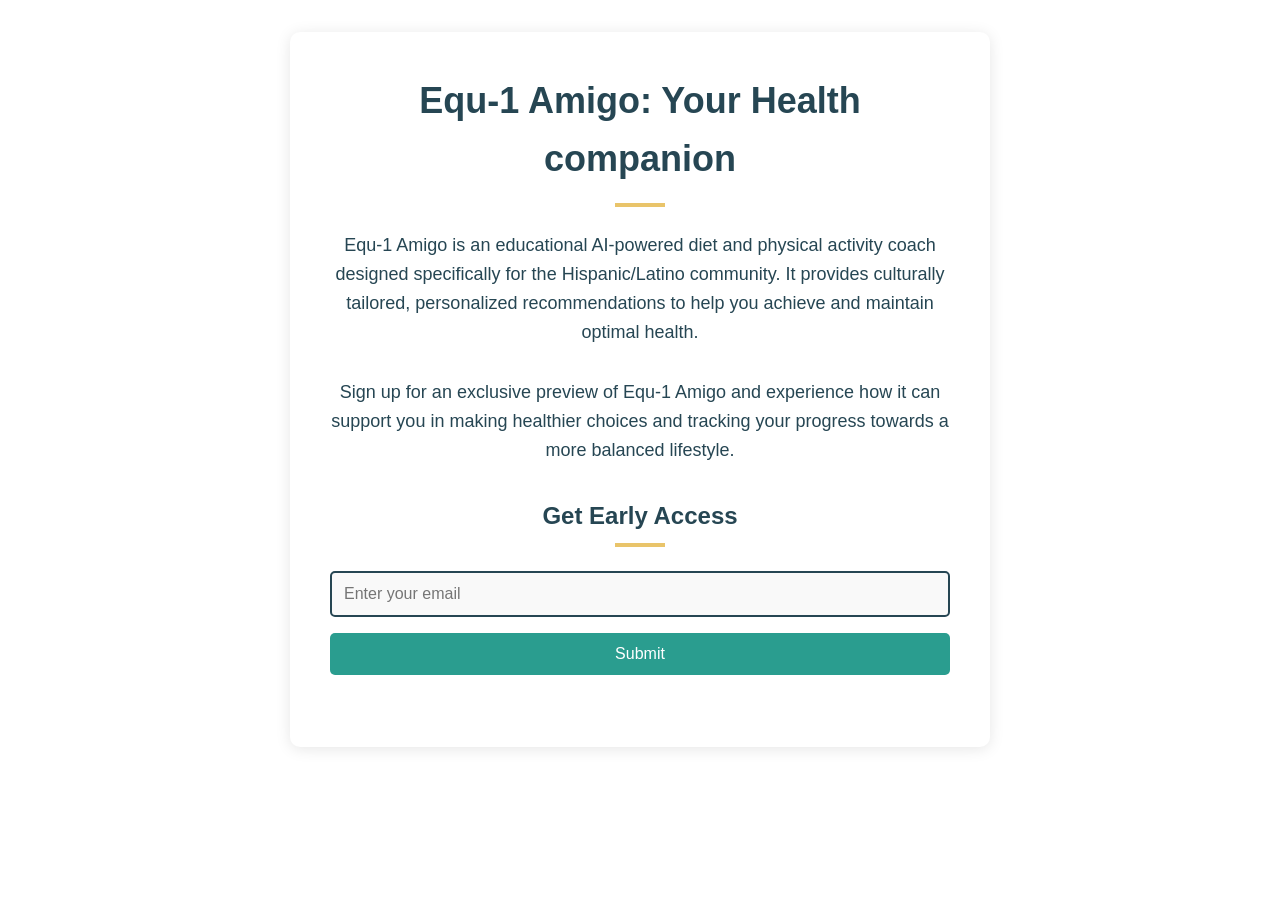
<file: amigo-landing.html>
<!DOCTYPE html>
<html lang="en">
<head>
    <!-- Google tag (gtag.js) -->
    <script async src="https://www.googletagmanager.com/gtag/js?id=G-PZV6JL71WM"></script>
    <script>
    window.dataLayer = window.dataLayer || [];
    function gtag(){dataLayer.push(arguments);}
    gtag('js', new Date());

    gtag('config', 'G-PZV6JL71WM');
    </script>

    <meta charset="UTF-8">
    <meta name="viewport" content="width=device-width, initial-scale=1.0">
    <title>Equ Amigo Product Preview</title>
    <link rel="stylesheet" href="styles.css"> <!-- Linking to your main CSS file -->
    <style>
        /* Container for the form and content */
        .form-container {
            max-width: 700px;
            margin: 2rem auto;
            padding: 2.5rem;
            background-color: #fff;
            border-radius: 10px;
            box-shadow: 0 2px 15px rgba(0, 0, 0, 0.1);
            text-align: center;
        }

        /* Section for introduction */
        .intro-container {
            margin-bottom: 2rem;
        }

        h1 {
            font-family: var(--font-primary);
            font-size: var(--text-4xl);
            color: var(--secondary-navy);
            margin-bottom: 1rem;
        }

        .underline {
            display: block;
            width: 50px;
            height: 4px;
            background-color: var(--accent-warm);
            margin: 0.5rem auto 1.5rem;
        }

        p {
            font-family: var(--font-secondary);
            font-size: var(--text-lg);
            color: var(--text-dark);
            margin-bottom: 2rem;
            line-height: 1.6;
        }

        /* Input field style */
        input[type="email"] {
            width: 100%;
            padding: 0.75rem;
            margin-bottom: 1rem;
            border: 2px solid var(--secondary-navy);
            border-radius: 5px;
            font-family: var(--font-secondary);
            font-size: var(--text-base);
            background-color: #f9f9f9;
            color: var(--text-dark);
        }

        /* Button styling */
        button {
            width: 100%;
            padding: 0.75rem;
            background-color: var(--primary-blue);
            color: var(--text-light);
            font-family: var(--font-primary);
            font-size: var(--text-base);
            border: none;
            border-radius: 5px;
            cursor: pointer;
            transition: background-color var(--duration-normal);
        }

        button:hover {
            background-color: var(--hover-state);
        }

        /* Error and success messages */
        .error {
            color: var(--accent-alert);
            font-size: var(--text-sm);
            margin-top: 0.5rem;
        }

        .thank-you {
            color: var(--success);
            font-size: var(--text-base);
            margin-top: 1rem;
        }
    </style>
</head>
<body>

<div class="form-container">
    <!-- Introduction Section -->
    <div class="intro-container">
        <h1>Equ-1 Amigo: Your Health companion</h1>
        <span class="underline"></span>
        <p>
            Equ-1 Amigo is an educational AI-powered diet and physical activity coach designed specifically for the Hispanic/Latino community.
            It provides culturally tailored, personalized recommendations to help you achieve and maintain optimal health.
        </p>
        <p>
            Sign up for an exclusive preview of Equ-1 Amigo and experience how it can support you in making healthier choices and tracking your progress towards a more balanced lifestyle.
        </p>
    </div>

    <!-- Email Form Section -->
    <h2>Get Early Access</h2>
    <span class="underline"></span>
    <form id="emailForm" action="https://formspree.io/f/mkgngnbl" method="post">
        <input type="email" id="email" name="email" placeholder="Enter your email" required>
        <button type="submit">Submit</button>
    </form>
    <p id="error-message" class="error"></p>
    <p id="thank-you-message" class="thank-you"></p>
</div>

<script>
    const form = document.getElementById('emailForm');
    const emailInput = document.getElementById('email');
    const errorMessage = document.getElementById('error-message');
    const thankYouMessage = document.getElementById('thank-you-message');

    form.addEventListener('submit', function (event) {
        event.preventDefault();  // Prevent default form submission

        const email = emailInput.value;
        const emailPattern = /^[^\s@]+@[^\s@]+\.[^\s@]+$/;

        // Validate email format
        if (!emailPattern.test(email)) {
            errorMessage.textContent = "Invalid email. Please try again.";
            thankYouMessage.textContent = "";  // Clear thank you message
        } else {
            errorMessage.textContent = "";  // Clear error message

            // Display thank you message and redirect
            thankYouMessage.textContent = "Thank you! Redirecting...";

            // Delay the redirection for 2 seconds
            setTimeout(function () {
                window.location.href = "https://equ4-iz4pj3rme4zkc-ca.livelysea-6ee3b42d.eastus2.azurecontainerapps.io/";
            }, 2000);

            // Optionally send the form data using fetch to Formspree
            fetch(form.action, {
                method: "POST",
                body: new FormData(form),
                headers: {
                    'Accept': 'application/json'
                }
            }).then(response => {
                if (!response.ok) {
                    // Handle error if form submission fails
                    errorMessage.textContent = "Something went wrong. Please try again.";
                }
            }).catch(error => {
                errorMessage.textContent = "An error occurred. Please try again.";
            });
        }
    });
</script>

</body>
</html>
</file>
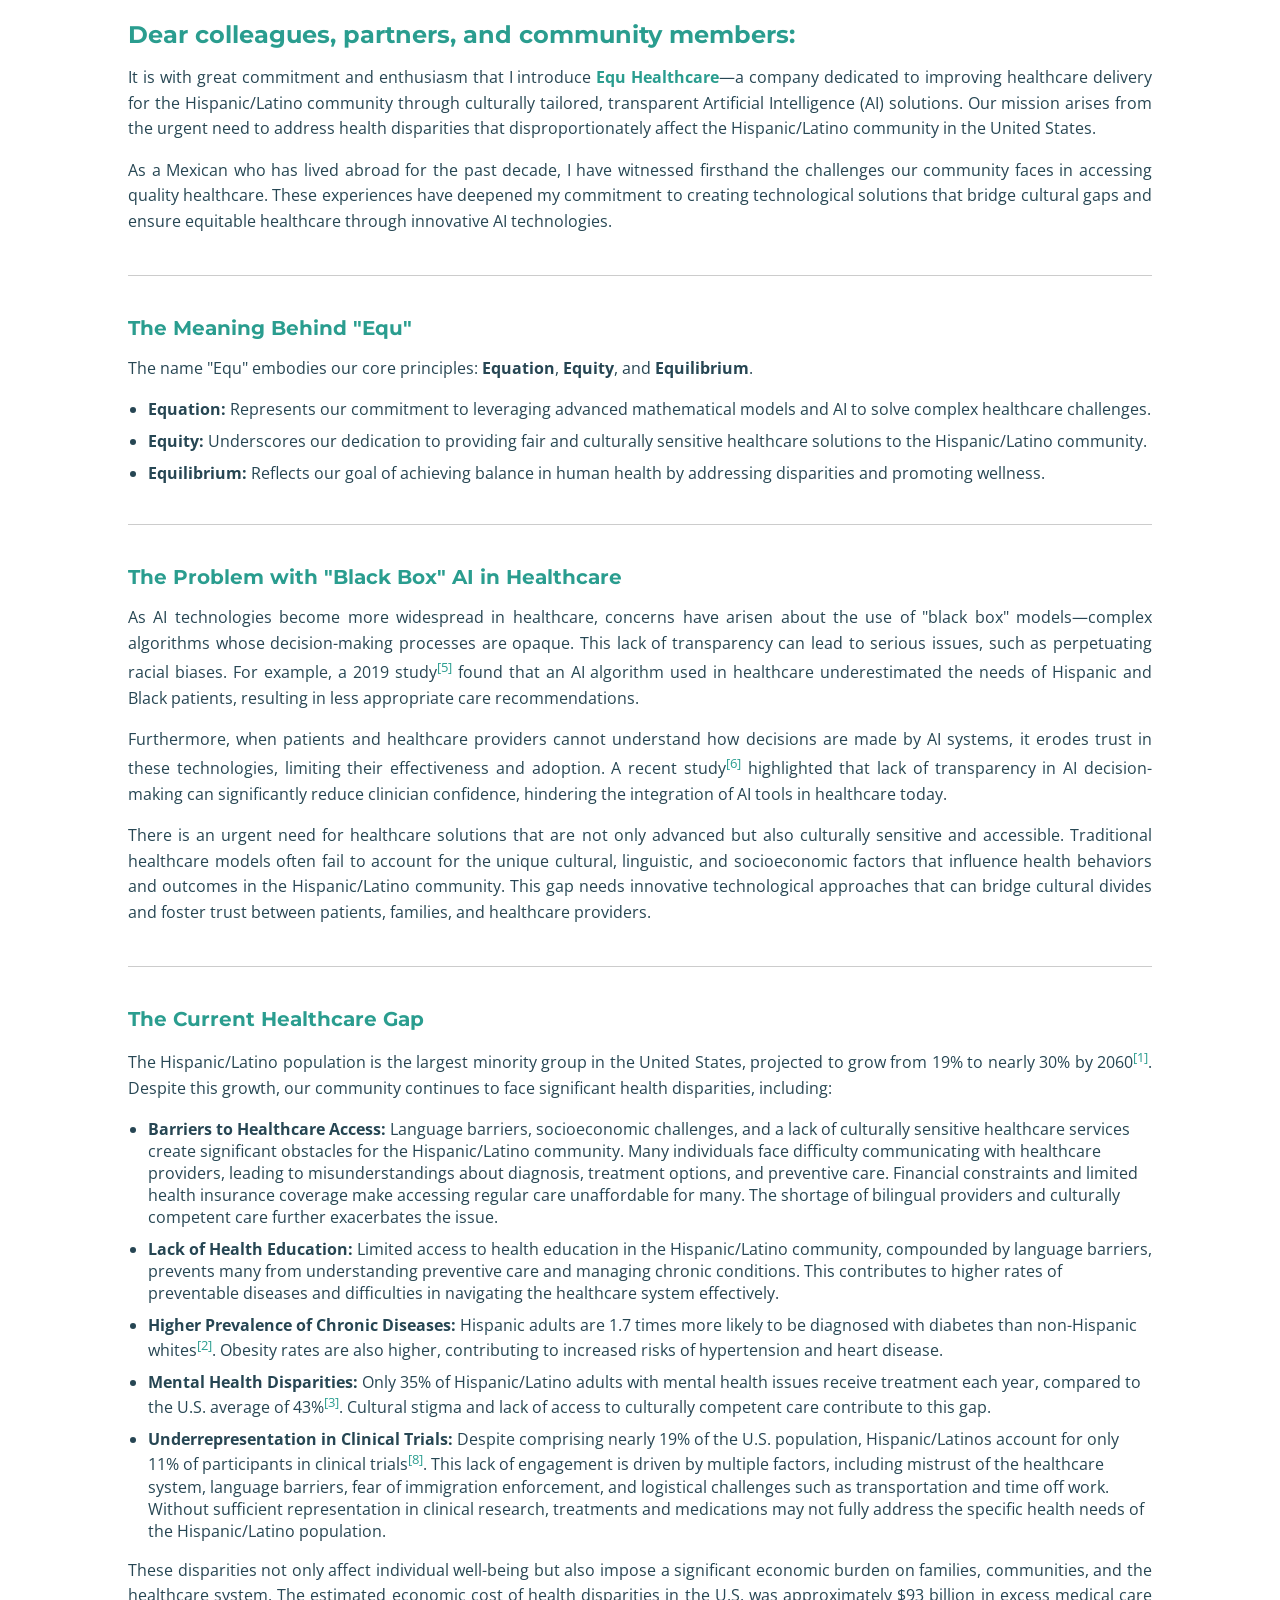
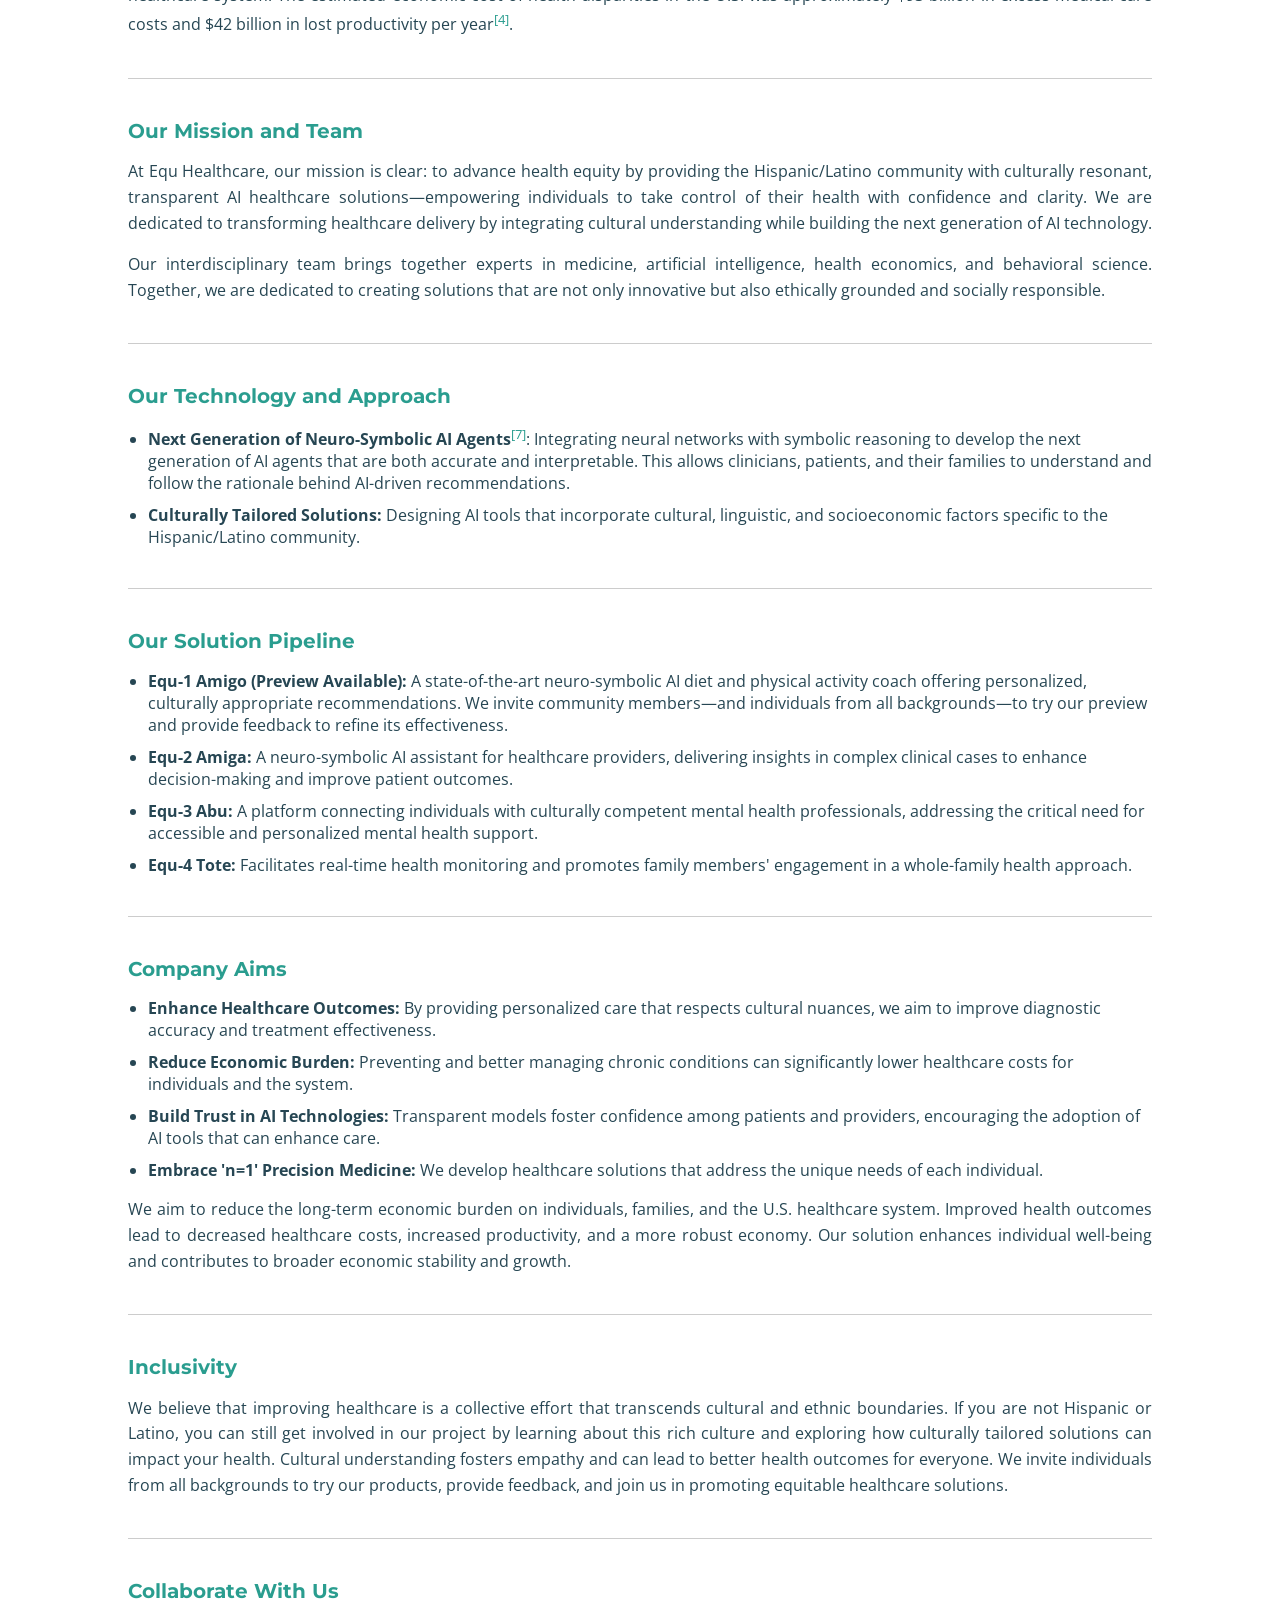
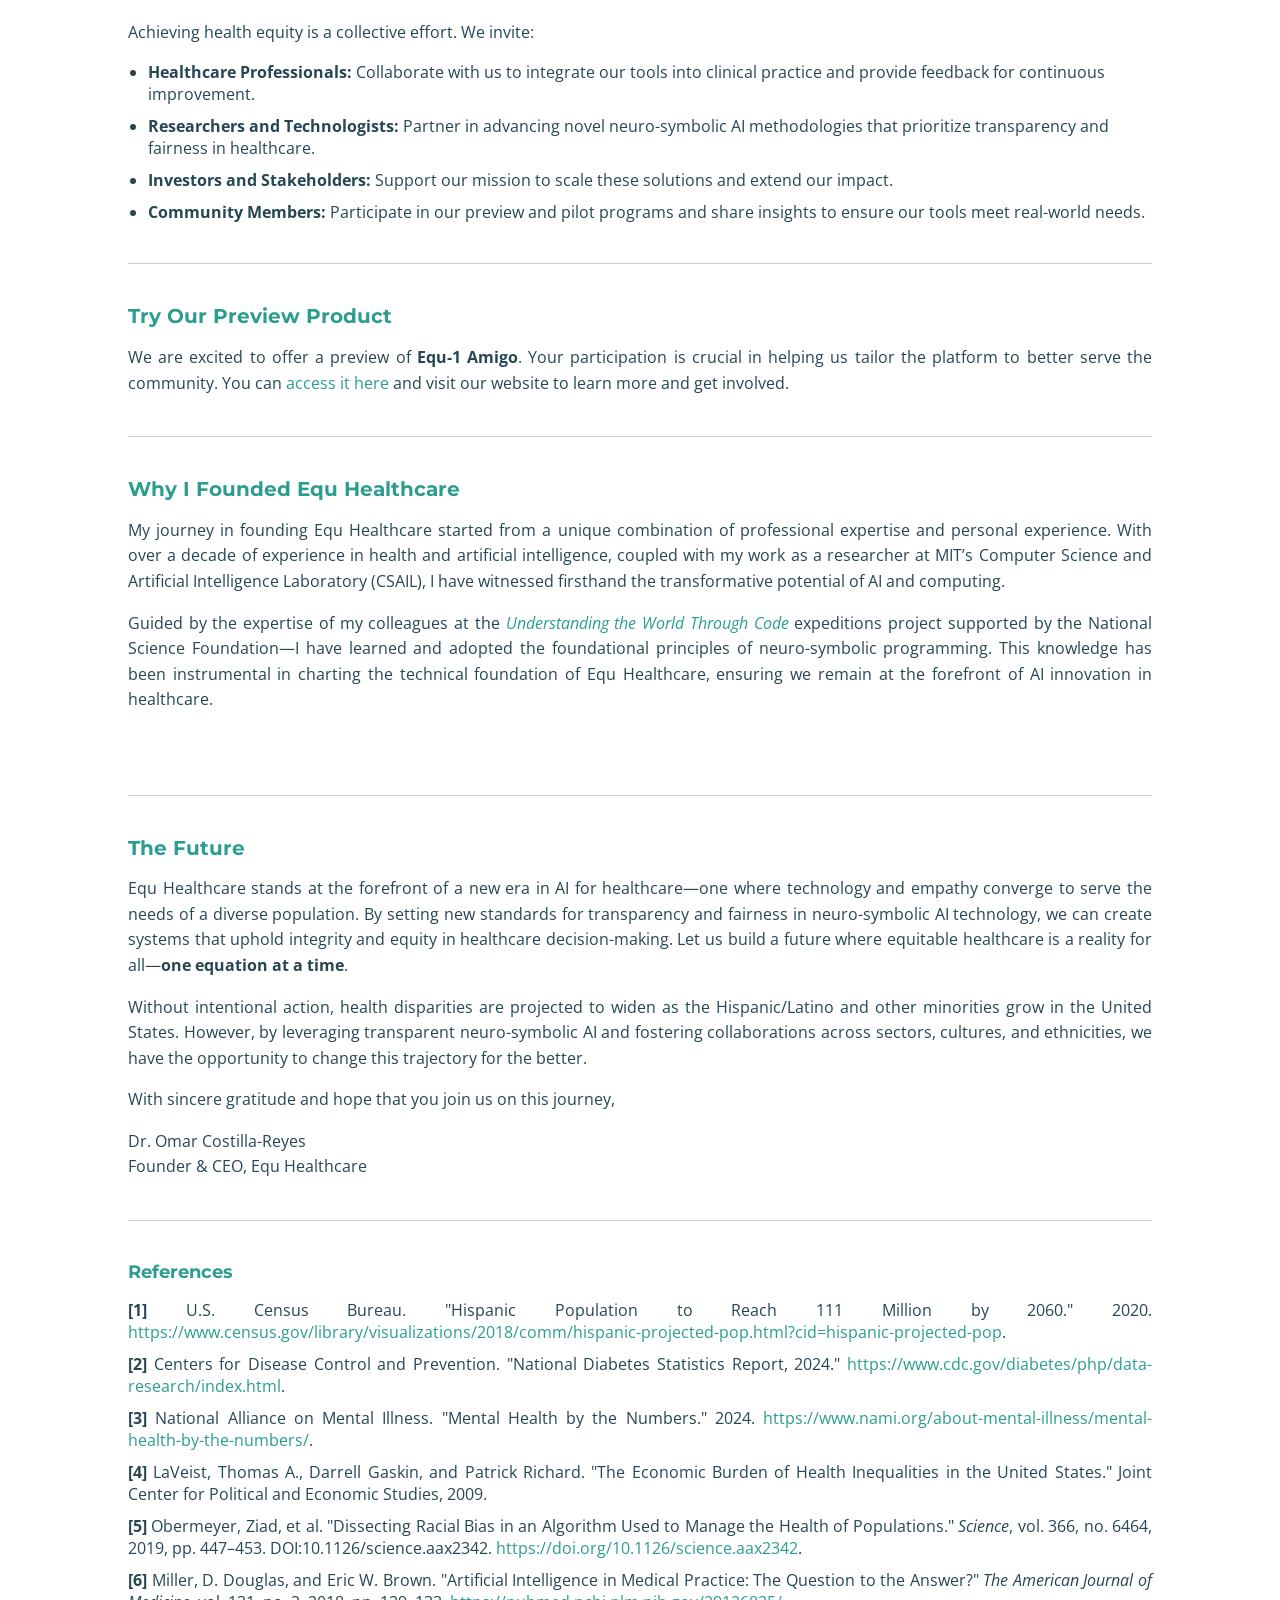
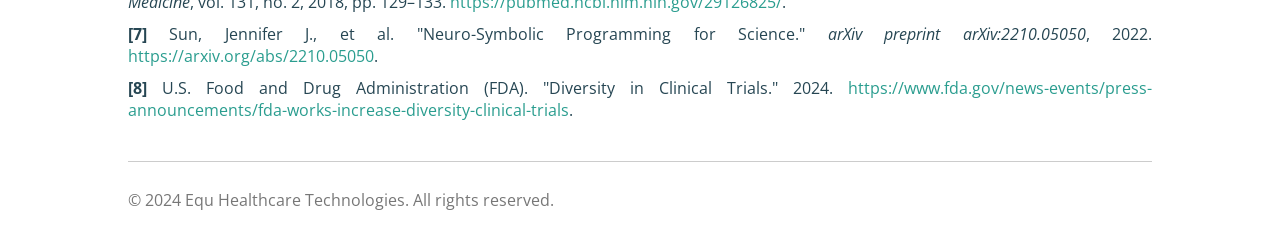
<file: letterv2.html>
<!DOCTYPE html>
<html lang="en">
<head>
    <meta charset="UTF-8">
    <meta name="viewport" content="width=device-width, initial-scale=1.0">
    <title>Equ Healthcare</title>
    
    <!-- Google Fonts -->
    <link href="https://fonts.googleapis.com/css2?family=Montserrat:wght@400;700&family=Open+Sans:wght@400;700&display=swap" rel="stylesheet">
    
    <style>
        :root {
            --primary-blue: #2A9D8F;
            --secondary-navy: #264653;
            --accent-warm: #E9C46A;
            --accent-alert: #E76F51;
            --hover-state: #F4A261;
            --text-dark: #264653;
            --text-light: #FFFFFF;
            --font-primary: 'Montserrat', sans-serif;
            --font-secondary: 'Open Sans', sans-serif;
            --text-base: 1rem;
            --text-lg: 1.125rem;
            --text-xl: 1.25rem;
            --text-2xl: 1.5rem;
        }
        body {
            font-family: var(--font-secondary);
            background-color: var(--text-light);
            color: var(--text-dark);
            margin: 0;
            padding: 0;
        }
        .container {
            width: 80%;
            max-width: 1200px;
            margin: 0 auto;
            padding: 20px;
            background-color: var(--text-light);
        }
        h1, h2 {
            color: var(--primary-blue);
            font-family: var(--font-primary);
            margin-top: 0;
        }
        h1 {
            font-size: var(--text-2xl);
        }
        h2 {
            font-size: var(--text-xl);
        }
        p {
            font-size: var(--text-base);
            line-height: 1.6;
            text-align: justify;
        }
        a {
            color: var(--primary-blue);
            text-decoration: none;
        }
        a:hover {
            color: var(--hover-state);
            text-decoration: underline;
        }
        footer {
            margin-top: 40px;
            border-top: 1px solid #ccc;
            padding-top: 10px;
            text-align: center;
            font-size: 0.875rem;
            color: #777;
        }
        .references {
            margin-top: 40px;
        }
        .references h2 {
            font-size: var(--text-lg);
        }
        .references ul {
            list-style-type: none;
            padding-left: 0;
        }
        .references li {
            margin-bottom: 10px;
            text-align: justify;
        }
        .citation {
            text-decoration: none;
            color: var(--primary-blue);
        }
        .citation:hover {
            color: var(--hover-state);
            text-decoration: underline;
        }
        sup {
            vertical-align: super;
            font-size: smaller;
        }
        hr {
            border: none;
            border-top: 1px solid #ccc;
            margin: 40px 0;
        }
        strong {
            font-weight: bold;
        }
        em {
            font-style: italic;
        }
        ul {
            padding-left: 20px;
        }
        li {
            margin-bottom: 10px;
        }
    </style>
    
    <!-- Google tag (gtag.js) -->
    <script async src="https://www.googletagmanager.com/gtag/js?id=G-PZV6JL71WM"></script>
    <script>
    window.dataLayer = window.dataLayer || [];
    function gtag(){dataLayer.push(arguments);}
    gtag('js', new Date());

    gtag('config', 'G-PZV6JL71WM');
    </script>
</head>
<body>
    <div class="container">
        <h1>Dear colleagues, partners, and community members:</h1>
        <p>
            It is with great commitment and enthusiasm that I introduce <strong><a href="https://www.equ.care/" target="_blank" rel="noopener noreferrer">Equ Healthcare</a></strong>—a company dedicated to improving healthcare delivery for the Hispanic/Latino community through culturally tailored, transparent Artificial Intelligence (AI) solutions. Our mission arises from the urgent need to address health disparities that disproportionately affect the Hispanic/Latino community in the United States.
        </p>
        <p>
            As a Mexican who has lived abroad for the past decade, I have witnessed firsthand the challenges our community faces in accessing quality healthcare. These experiences have deepened my commitment to creating technological solutions that bridge cultural gaps and ensure equitable healthcare through innovative AI technologies.
        </p>

        <hr>

        <h2>The Meaning Behind "Equ"</h2>
        <p>The name "Equ" embodies our core principles: <strong>Equation</strong>, <strong>Equity</strong>, and <strong>Equilibrium</strong>.</p>
        <ul>
            <li><strong>Equation:</strong> Represents our commitment to leveraging advanced mathematical models and AI to solve complex healthcare challenges.</li>
            <li><strong>Equity:</strong> Underscores our dedication to providing fair and culturally sensitive healthcare solutions to the Hispanic/Latino community.</li>
            <li><strong>Equilibrium:</strong> Reflects our goal of achieving balance in human health by addressing disparities and promoting wellness.</li>
        </ul>

        <hr>

        <h2>The Problem with "Black Box" AI in Healthcare</h2>
        <p>
            As AI technologies become more widespread in healthcare, concerns have arisen about the use of "black box" models&mdash;complex algorithms whose decision-making processes are opaque. This lack of transparency can lead to serious issues, such as perpetuating racial biases. For example, a 2019 study<sup><a href="#ref-5" class="citation" target="_blank" rel="noopener noreferrer">[5]</a></sup> found that an AI algorithm used in healthcare underestimated the needs of Hispanic and Black patients, resulting in less appropriate care recommendations.
        </p>
        <p>
            Furthermore, when patients and healthcare providers cannot understand how decisions are made by AI systems, it erodes trust in these technologies, limiting their effectiveness and adoption. A recent study<sup><a href="#ref-6" class="citation" target="_blank" rel="noopener noreferrer">[6]</a></sup> highlighted that lack of transparency in AI decision-making can significantly reduce clinician confidence, hindering the integration of AI tools in healthcare today.
        </p>
        <p>
            There is an urgent need for healthcare solutions that are not only advanced but also culturally sensitive and accessible. Traditional healthcare models often fail to account for the unique cultural, linguistic, and socioeconomic factors that influence health behaviors and outcomes in the Hispanic/Latino community. This gap needs innovative technological approaches that can bridge cultural divides and foster trust between patients, families, and healthcare providers.
        </p>

        <hr>

        <h2>The Current Healthcare Gap</h2>
        <p>
            The Hispanic/Latino population is the largest minority group in the United States, projected to grow from 19% to nearly 30% by 2060<sup><a href="#ref-1" class="citation" target="_blank" rel="noopener noreferrer">[1]</a></sup>. Despite this growth, our community continues to face significant health disparities, including:
        </p>
        <ul>
            <li>
                <strong>Barriers to Healthcare Access:</strong> Language barriers, socioeconomic challenges, and a lack of culturally sensitive healthcare services create significant obstacles for the Hispanic/Latino community. Many individuals face difficulty communicating with healthcare providers, leading to misunderstandings about diagnosis, treatment options, and preventive care. Financial constraints and limited health insurance coverage make accessing regular care unaffordable for many. The shortage of bilingual providers and culturally competent care further exacerbates the issue.
            </li>
            <li>
                <strong>Lack of Health Education:</strong> Limited access to health education in the Hispanic/Latino community, compounded by language barriers, prevents many from understanding preventive care and managing chronic conditions. This contributes to higher rates of preventable diseases and difficulties in navigating the healthcare system effectively.
            </li>
            <li>
                <strong>Higher Prevalence of Chronic Diseases:</strong> Hispanic adults are 1.7 times more likely to be diagnosed with diabetes than non-Hispanic whites<sup><a href="#ref-2" class="citation" target="_blank" rel="noopener noreferrer">[2]</a></sup>. Obesity rates are also higher, contributing to increased risks of hypertension and heart disease.
            </li>
            <li>
                <strong>Mental Health Disparities:</strong> Only 35% of Hispanic/Latino adults with mental health issues receive treatment each year, compared to the U.S. average of 43%<sup><a href="#ref-3" class="citation" target="_blank" rel="noopener noreferrer">[3]</a></sup>. Cultural stigma and lack of access to culturally competent care contribute to this gap.
            </li>
            <li>
                <strong>Underrepresentation in Clinical Trials:</strong> Despite comprising nearly 19% of the U.S. population, Hispanic/Latinos account for only 11% of participants in clinical trials<sup><a href="#ref-8" class="citation" target="_blank" rel="noopener noreferrer">[8]</a></sup>. This lack of engagement is driven by multiple factors, including mistrust of the healthcare system, language barriers, fear of immigration enforcement, and logistical challenges such as transportation and time off work. Without sufficient representation in clinical research, treatments and medications may not fully address the specific health needs of the Hispanic/Latino population.
            </li>
        </ul>
        <p>
            These disparities not only affect individual well-being but also impose a significant economic burden on families, communities, and the healthcare system. The estimated economic cost of health disparities in the U.S. was approximately $93 billion in excess medical care costs and $42 billion in lost productivity per year<sup><a href="#ref-4" class="citation" target="_blank" rel="noopener noreferrer">[4]</a></sup>.
        </p>

        <hr>

        <h2>Our Mission and Team</h2>
        <p>
            At Equ Healthcare, our mission is clear: to advance health equity by providing the Hispanic/Latino community with culturally resonant, transparent AI healthcare solutions—empowering individuals to take control of their health with confidence and clarity. We are dedicated to transforming healthcare delivery by integrating cultural understanding while building the next generation of AI technology.
        </p>
        <p>
            Our interdisciplinary team brings together experts in medicine, artificial intelligence, health economics, and behavioral science. Together, we are dedicated to creating solutions that are not only innovative but also ethically grounded and socially responsible.
        </p>

        <hr>

        <h2>Our Technology and Approach</h2>
        <ul>
            <li>
                <strong>Next Generation of Neuro-Symbolic AI Agents</strong><sup><a href="#ref-7" class="citation" target="_blank" rel="noopener noreferrer">[7]</a></sup>: Integrating neural networks with symbolic reasoning to develop the next generation of AI agents that are both accurate and interpretable. This allows clinicians, patients, and their families to understand and follow the rationale behind AI-driven recommendations.
            </li>
            <li>
                <strong>Culturally Tailored Solutions:</strong> Designing AI tools that incorporate cultural, linguistic, and socioeconomic factors specific to the Hispanic/Latino community.
            </li>
        </ul>

        <hr>

        <h2>Our Solution Pipeline</h2>
        <ul>
            <li>
                <strong>Equ-1 Amigo (Preview Available):</strong> A state-of-the-art neuro-symbolic AI diet and physical activity coach offering personalized, culturally appropriate recommendations. We invite community members—and individuals from all backgrounds—to try our preview and provide feedback to refine its effectiveness.
            </li>
            <li>
                <strong>Equ-2 Amiga:</strong> A neuro-symbolic AI assistant for healthcare providers, delivering insights in complex clinical cases to enhance decision-making and improve patient outcomes.
            </li>
            <li>
                <strong>Equ-3 Abu:</strong> A platform connecting individuals with culturally competent mental health professionals, addressing the critical need for accessible and personalized mental health support.
            </li>
            <li>
                <strong>Equ-4 Tote:</strong> Facilitates real-time health monitoring and promotes family members' engagement in a whole-family health approach.
            </li>
        </ul>

        <hr>

        <h2>Company Aims</h2>
        <ul>
            <li>
                <strong>Enhance Healthcare Outcomes:</strong> By providing personalized care that respects cultural nuances, we aim to improve diagnostic accuracy and treatment effectiveness.
            </li>
            <li>
                <strong>Reduce Economic Burden:</strong> Preventing and better managing chronic conditions can significantly lower healthcare costs for individuals and the system.
            </li>
            <li>
                <strong>Build Trust in AI Technologies:</strong> Transparent models foster confidence among patients and providers, encouraging the adoption of AI tools that can enhance care.
            </li>
            <li>
                <strong>Embrace 'n=1' Precision Medicine:</strong> We develop healthcare solutions that address the unique needs of each individual.
            </li>
        </ul>
        <p>
            We aim to reduce the long-term economic burden on individuals, families, and the U.S. healthcare system. Improved health outcomes lead to decreased healthcare costs, increased productivity, and a more robust economy. Our solution enhances individual well-being and contributes to broader economic stability and growth.
        </p>

        <hr>

        <h2>Inclusivity</h2>
        <p>
            We believe that improving healthcare is a collective effort that transcends cultural and ethnic boundaries. If you are not Hispanic or Latino, you can still get involved in our project by learning about this rich culture and exploring how culturally tailored solutions can impact your health. Cultural understanding fosters empathy and can lead to better health outcomes for everyone. We invite individuals from all backgrounds to try our products, provide feedback, and join us in promoting equitable healthcare solutions.
        </p>

        <hr>

        <h2>Collaborate With Us</h2>
        <p>Achieving health equity is a collective effort. We invite:</p>
        <ul>
            <li>
                <strong>Healthcare Professionals:</strong> Collaborate with us to integrate our tools into clinical practice and provide feedback for continuous improvement.
            </li>
            <li>
                <strong>Researchers and Technologists:</strong> Partner in advancing novel neuro-symbolic AI methodologies that prioritize transparency and fairness in healthcare.
            </li>
            <li>
                <strong>Investors and Stakeholders:</strong> Support our mission to scale these solutions and extend our impact.
            </li>
            <li>
                <strong>Community Members:</strong> Participate in our preview and pilot programs and share insights to ensure our tools meet real-world needs.
            </li>
        </ul>

        <hr>

        <h2>Try Our Preview Product</h2>
        <p>
            We are excited to offer a preview of <strong>Equ-1 Amigo</strong>. Your participation is crucial in helping us tailor the platform to better serve the community. You can <a href="https://www.equ.care/amigo-landing" target="_blank" rel="noopener noreferrer">access it here</a> and visit our website to learn more and get involved.
        </p>

        <hr>

        <h2>Why I Founded Equ Healthcare</h2>
        <p>
            My journey in founding Equ Healthcare started from a unique combination of professional expertise and personal experience. With over a decade of experience in health and artificial intelligence, coupled with my work as a researcher at MIT’s Computer Science and Artificial Intelligence Laboratory (CSAIL), I have witnessed firsthand the transformative potential of AI and computing.
        </p>
        <p>
            Guided by the expertise of my colleagues at the <em><a href="https://www.neurosymbolic.org/" target="_blank" rel="noopener noreferrer">Understanding the World Through Code</a></em> expeditions project supported by the National Science Foundation—I have learned and adopted the foundational principles of neuro-symbolic programming. This knowledge has been instrumental in charting the technical foundation of Equ Healthcare, ensuring we remain at the forefront of AI innovation in healthcare.
        </p>
        <p>&nbsp;</p>

        <hr>

        <h2>The Future</h2>
        <p>
            Equ Healthcare stands at the forefront of a new era in AI for healthcare—one where technology and empathy converge to serve the needs of a diverse population. By setting new standards for transparency and fairness in neuro-symbolic AI technology, we can create systems that uphold integrity and equity in healthcare decision-making. Let us build a future where equitable healthcare is a reality for all&mdash;<strong>one equation at a time</strong>.
        </p>
        <p>
            Without intentional action, health disparities are projected to widen as the Hispanic/Latino and other minorities grow in the United States. However, by leveraging transparent neuro-symbolic AI and fostering collaborations across sectors, cultures, and ethnicities, we have the opportunity to change this trajectory for the better.
        </p>

        <p>With sincere gratitude and hope that you join us on this journey,</p>
        <p>
            Dr. Omar Costilla-Reyes<br>
            Founder &amp; CEO, Equ Healthcare
        </p>

        <hr>

        <div class="references">
            <h2>References</h2>
            <ul>
                <li id="ref-1">
                    <strong>[1]</strong> U.S. Census Bureau. "Hispanic Population to Reach 111 Million by 2060." 2020. <a href="https://www.census.gov/library/visualizations/2018/comm/hispanic-projected-pop.html?cid=hispanic-projected-pop" target="_blank" rel="noopener noreferrer">https://www.census.gov/library/visualizations/2018/comm/hispanic-projected-pop.html?cid=hispanic-projected-pop</a>.
                </li>
                <li id="ref-2">
                    <strong>[2]</strong> Centers for Disease Control and Prevention. "National Diabetes Statistics Report, 2024." <a href="https://www.cdc.gov/diabetes/php/data-research/index.html" target="_blank" rel="noopener noreferrer">https://www.cdc.gov/diabetes/php/data-research/index.html</a>.
                </li>
                <li id="ref-3">
                    <strong>[3]</strong> National Alliance on Mental Illness. "Mental Health by the Numbers." 2024. <a href="https://www.nami.org/about-mental-illness/mental-health-by-the-numbers/" target="_blank" rel="noopener noreferrer">https://www.nami.org/about-mental-illness/mental-health-by-the-numbers/</a>.
                </li>
                <li id="ref-4">
                    <strong>[4]</strong> LaVeist, Thomas A., Darrell Gaskin, and Patrick Richard. 
                    "The Economic Burden of Health Inequalities in the United States." 
                    Joint Center for Political and Economic Studies, 2009.
                </li>
                <li id="ref-5">
                    <strong>[5]</strong> Obermeyer, Ziad, et al. "Dissecting Racial Bias in an Algorithm Used to Manage the Health of Populations." <em>Science</em>, vol. 366, no. 6464, 2019, pp. 447–453. DOI:10.1126/science.aax2342. <a href="https://doi.org/10.1126/science.aax2342" target="_blank" rel="noopener noreferrer">https://doi.org/10.1126/science.aax2342</a>.
                </li>
                <li id="ref-6">
                    <strong>[6]</strong> Miller, D. Douglas, and Eric W. Brown. 
                    "Artificial Intelligence in Medical Practice: The Question to the Answer?" 
                    <em>The American Journal of Medicine</em>, vol. 131, no. 2, 2018, pp. 129–133. 
                    <a href="https://pubmed.ncbi.nlm.nih.gov/29126825/" target="_blank" rel="noopener noreferrer">https://pubmed.ncbi.nlm.nih.gov/29126825/</a>.
                </li>
                <li id="ref-7">
                    <strong>[7]</strong> Sun, Jennifer J., et al. "Neuro-Symbolic Programming for Science." <em>arXiv preprint arXiv:2210.05050</em>, 2022. <a href="https://arxiv.org/abs/2210.05050" target="_blank" rel="noopener noreferrer">https://arxiv.org/abs/2210.05050</a>.
                </li>
                <li id="ref-8">
                    <strong>[8]</strong> U.S. Food and Drug Administration (FDA). "Diversity in Clinical Trials." 2024. <a href="https://www.fda.gov/news-events/press-announcements/fda-works-increase-diversity-clinical-trials" target="_blank" rel="noopener noreferrer">https://www.fda.gov/news-events/press-announcements/fda-works-increase-diversity-clinical-trials</a>.
                </li>
            </ul>
        </div>

        <footer>
            <p>&copy; 2024 Equ Healthcare Technologies. All rights reserved.</p>
        </footer>
    </div>
</body>
</html>
</file>
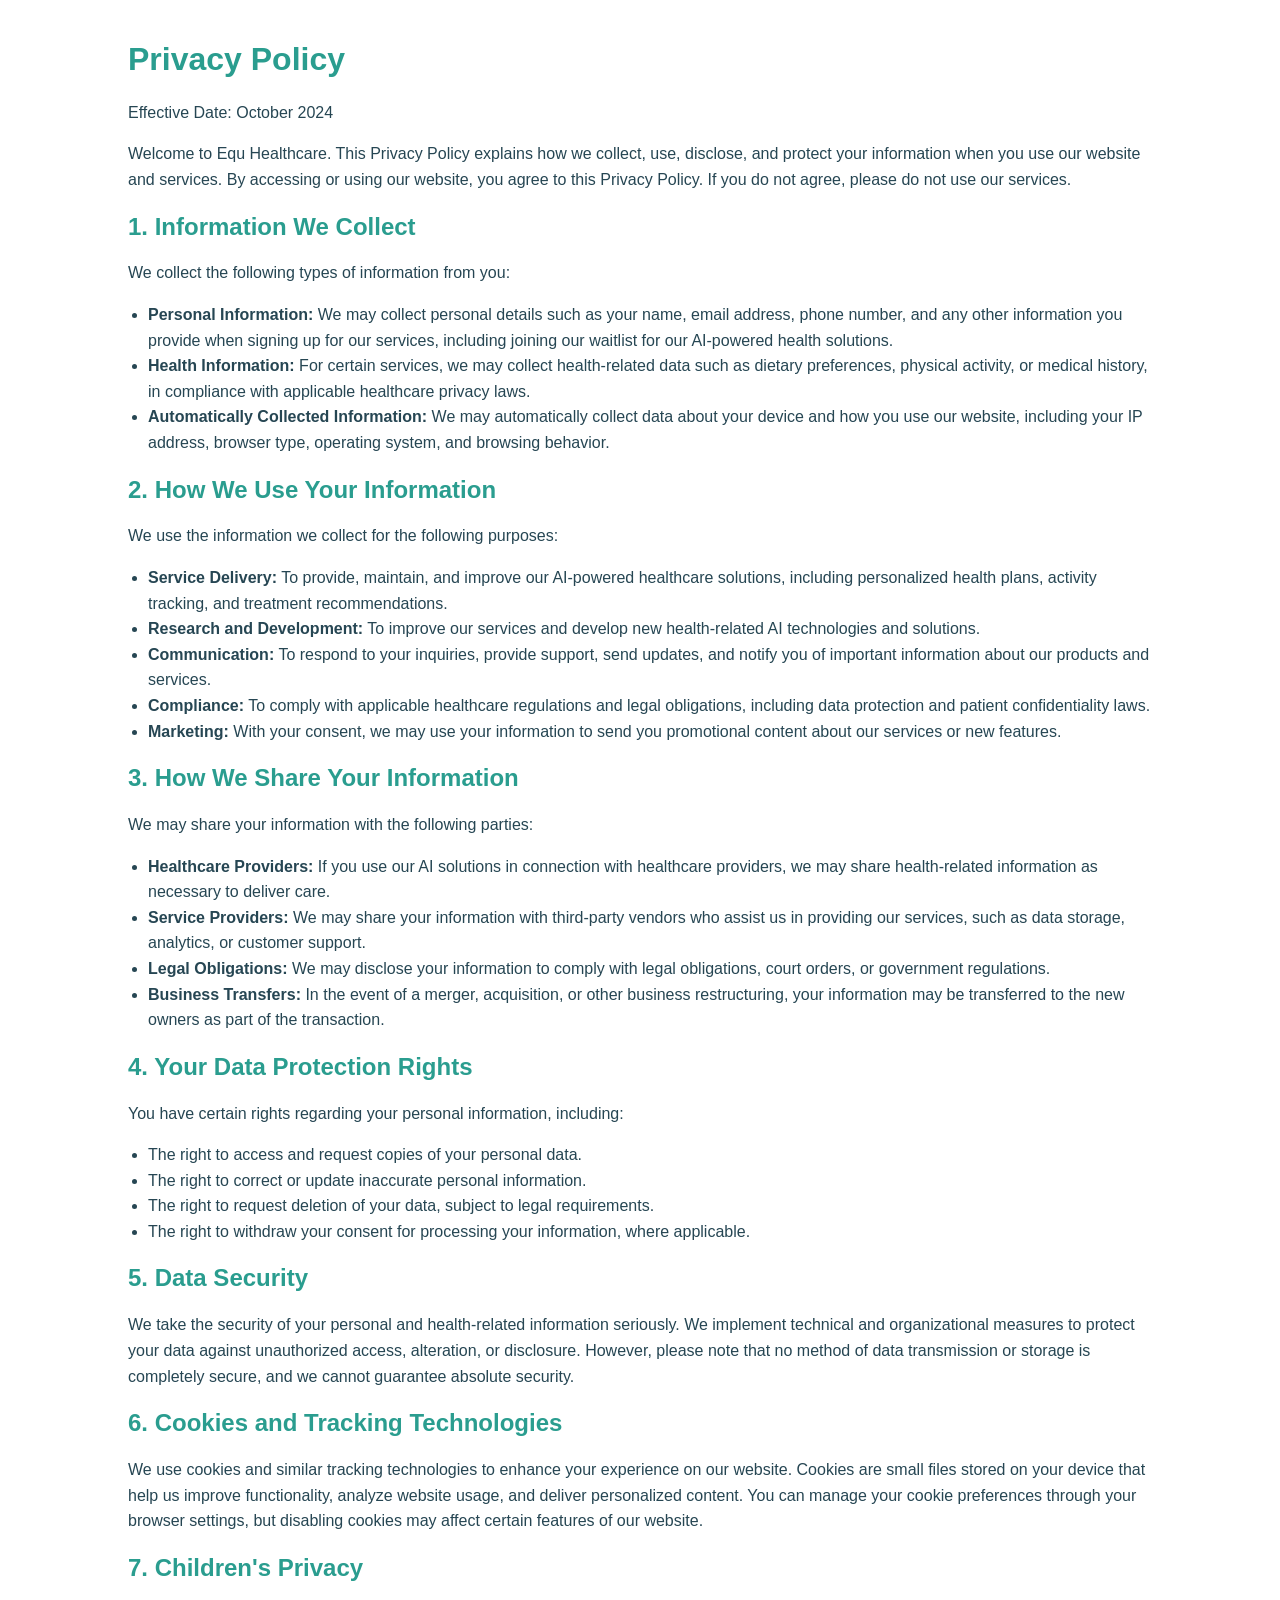
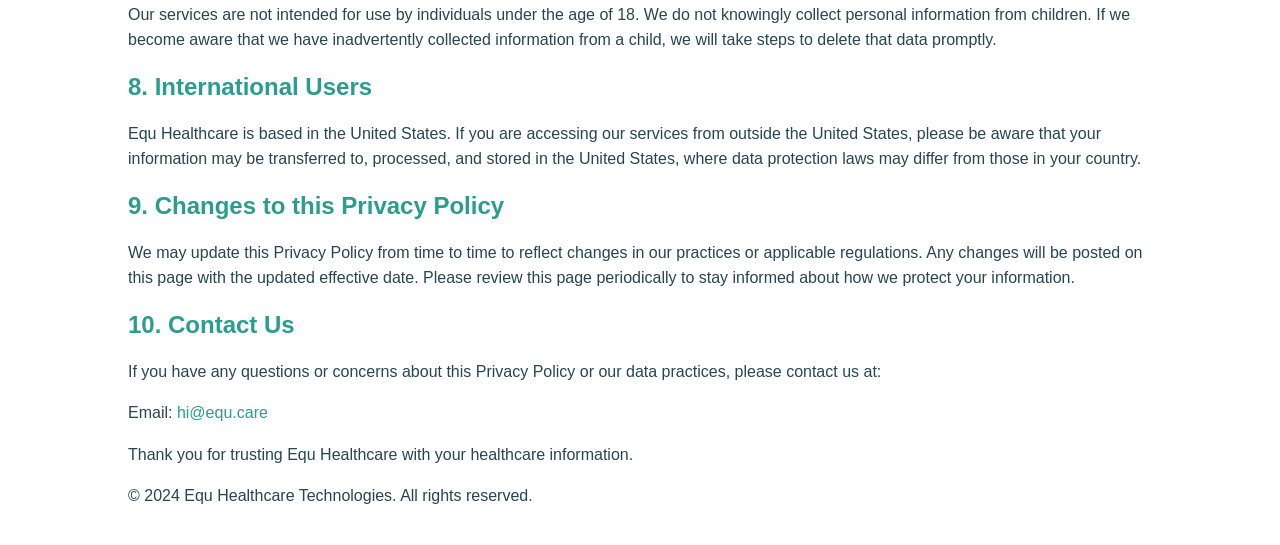
<file: privacy.html>
<!DOCTYPE html>
<html lang="en">
<head>
    <meta charset="UTF-8">
    <meta http-equiv="X-UA-Compatible" content="IE=edge">
    <meta name="viewport" content="width=device-width, initial-scale=1.0">
    <title>Privacy Policy | Equ Healthcare</title>
    <style>
        :root {
            /* Inherit your site's root CSS */
            --primary-blue: #2A9D8F;
            --secondary-navy: #264653;
            --accent-warm: #E9C46A;
            --accent-alert: #E76F51;
            --hover-state: #F4A261;
            --gradient-primary: linear-gradient(135deg, var(--primary-blue), var(--accent-warm));
            --gradient-secondary: linear-gradient(45deg, var(--secondary-navy), var(--primary-blue));
            --text-dark: #264653;
            --text-light: #FFFFFF;
            --focus-ring: var(--accent-alert);
            --success: #2A9D8F;
            --warning: #E9C46A;
            --error: #E76F51;
            --font-primary: 'Montserrat', sans-serif;
            --font-secondary: 'Open Sans', sans-serif;
            --text-xs: 0.75rem;
            --text-sm: 0.875rem;
            --text-base: 1rem;
            --text-lg: 1.125rem;
            --text-xl: 1.25rem;
            --text-2xl: 1.5rem;
            --text-3xl: 1.875rem;
            --text-4xl: 2.25rem;
            --mobile: 320px;
            --tablet: 768px;
            --laptop: 1024px;
            --desktop: 1280px;
            --ease-out: cubic-bezier(0.33, 1, 0.68, 1);
            --ease-in-out: cubic-bezier(0.65, 0, 0.35, 1);
            --duration-fast: 150ms;
            --duration-normal: 300ms;
            --duration-slow: 500ms;
        }
        
        body {
            font-family: var(--font-primary);
            background-color: var(--text-light);
            color: var(--text-dark);
            margin: 0;
            padding: 0;
        }

        .container {
            width: 80%;
            margin: 0 auto;
            padding: 20px;
            background-color: var(--text-light);
            color: var(--text-dark);
        }

        h1, h2, h3 {
            color: var(--primary-blue);
            font-family: var(--font-primary);
        }

        p, ul {
            font-family: var(--font-secondary);
            font-size: var(--text-base);
            line-height: 1.6;
        }

        ul {
            padding-left: 20px;
        }

        a {
            color: var(--primary-blue);
            text-decoration: none;
        }

        a:hover {
            color: var(--hover-state);
            text-decoration: underline;
        }

    </style>
</head>
<body>
    <div class="container">
        <h1>Privacy Policy</h1>
        <p>Effective Date: October 2024</p>

        <p>Welcome to Equ Healthcare. This Privacy Policy explains how we collect, use, disclose, and protect your information when you use our website and services. By accessing or using our website, you agree to this Privacy Policy. If you do not agree, please do not use our services.</p>

        <h2>1. Information We Collect</h2>
        <p>We collect the following types of information from you:</p>
        <ul>
            <li><strong>Personal Information:</strong> We may collect personal details such as your name, email address, phone number, and any other information you provide when signing up for our services, including joining our waitlist for our AI-powered health solutions.</li>
            <li><strong>Health Information:</strong> For certain services, we may collect health-related data such as dietary preferences, physical activity, or medical history, in compliance with applicable healthcare privacy laws.</li>
            <li><strong>Automatically Collected Information:</strong> We may automatically collect data about your device and how you use our website, including your IP address, browser type, operating system, and browsing behavior.</li>
        </ul>

        <h2>2. How We Use Your Information</h2>
        <p>We use the information we collect for the following purposes:</p>
        <ul>
            <li><strong>Service Delivery:</strong> To provide, maintain, and improve our AI-powered healthcare solutions, including personalized health plans, activity tracking, and treatment recommendations.</li>
            <li><strong>Research and Development:</strong> To improve our services and develop new health-related AI technologies and solutions.</li>
            <li><strong>Communication:</strong> To respond to your inquiries, provide support, send updates, and notify you of important information about our products and services.</li>
            <li><strong>Compliance:</strong> To comply with applicable healthcare regulations and legal obligations, including data protection and patient confidentiality laws.</li>
            <li><strong>Marketing:</strong> With your consent, we may use your information to send you promotional content about our services or new features.</li>
        </ul>

        <h2>3. How We Share Your Information</h2>
        <p>We may share your information with the following parties:</p>
        <ul>
            <li><strong>Healthcare Providers:</strong> If you use our AI solutions in connection with healthcare providers, we may share health-related information as necessary to deliver care.</li>
            <li><strong>Service Providers:</strong> We may share your information with third-party vendors who assist us in providing our services, such as data storage, analytics, or customer support.</li>
            <li><strong>Legal Obligations:</strong> We may disclose your information to comply with legal obligations, court orders, or government regulations.</li>
            <li><strong>Business Transfers:</strong> In the event of a merger, acquisition, or other business restructuring, your information may be transferred to the new owners as part of the transaction.</li>
        </ul>

        <h2>4. Your Data Protection Rights</h2>
        <p>You have certain rights regarding your personal information, including:</p>
        <ul>
            <li>The right to access and request copies of your personal data.</li>
            <li>The right to correct or update inaccurate personal information.</li>
            <li>The right to request deletion of your data, subject to legal requirements.</li>
            <li>The right to withdraw your consent for processing your information, where applicable.</li>
        </ul>


        <h2>5. Data Security</h2>
        <p>We take the security of your personal and health-related information seriously. We implement technical and organizational measures to protect your data against unauthorized access, alteration, or disclosure. However, please note that no method of data transmission or storage is completely secure, and we cannot guarantee absolute security.</p>

        <h2>6. Cookies and Tracking Technologies</h2>
        <p>We use cookies and similar tracking technologies to enhance your experience on our website. Cookies are small files stored on your device that help us improve functionality, analyze website usage, and deliver personalized content. You can manage your cookie preferences through your browser settings, but disabling cookies may affect certain features of our website.</p>

        <h2>7. Children's Privacy</h2>
        <p>Our services are not intended for use by individuals under the age of 18. We do not knowingly collect personal information from children. If we become aware that we have inadvertently collected information from a child, we will take steps to delete that data promptly.</p>

        <h2>8. International Users</h2>
        <p>Equ Healthcare is based in the United States. If you are accessing our services from outside the United States, please be aware that your information may be transferred to, processed, and stored in the United States, where data protection laws may differ from those in your country.</p>

        <h2>9. Changes to this Privacy Policy</h2>
        <p>We may update this Privacy Policy from time to time to reflect changes in our practices or applicable regulations. Any changes will be posted on this page with the updated effective date. Please review this page periodically to stay informed about how we protect your information.</p>

        <h2>10. Contact Us</h2>
        <p>If you have any questions or concerns about this Privacy Policy or our data practices, please contact us at:</p>
        <p>Email: <a href="mailto:hi@equ.care">hi@equ.care</a></p>

        <p>Thank you for trusting Equ Healthcare with your healthcare information.</p>

        <footer>
            <p>&copy; 2024 Equ Healthcare Technologies. All rights reserved.</p>
        </footer>
    </div>
</body>
</html>
</file>
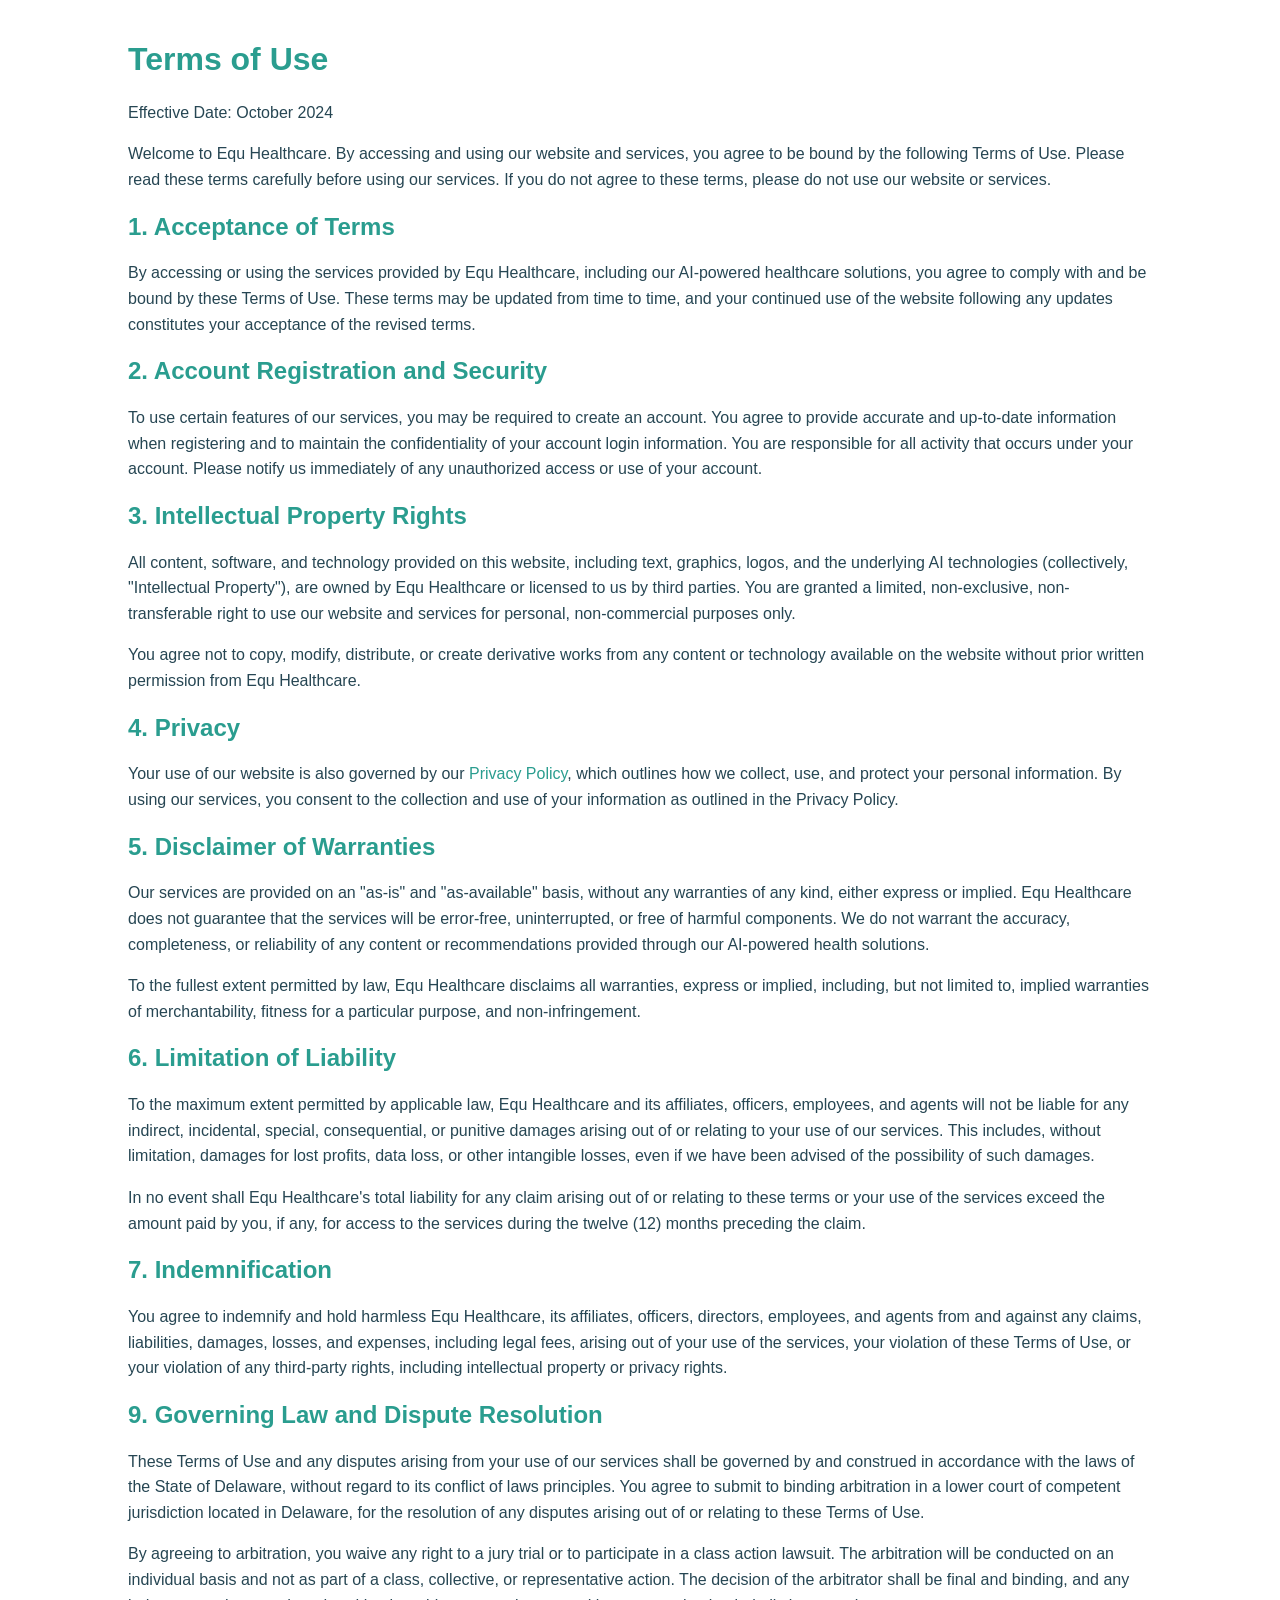
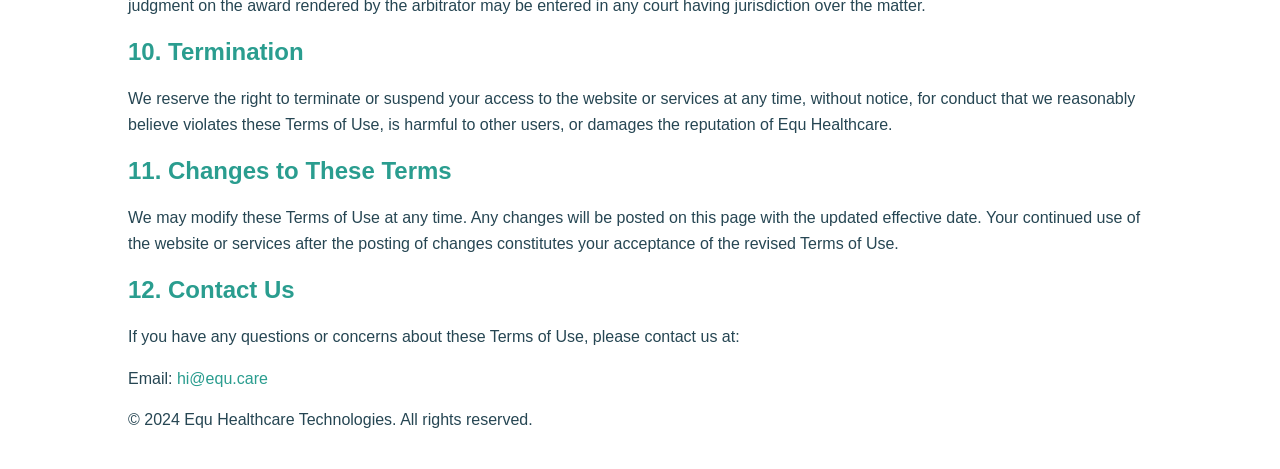
<file: terms.html>
<!DOCTYPE html>
<html lang="en">
<head>
    <meta charset="UTF-8">
    <meta http-equiv="X-UA-Compatible" content="IE=edge">
    <meta name="viewport" content="width=device-width, initial-scale=1.0">
    <title>Terms of Use | Equ Healthcare</title>
    <style>
        :root {
            /* Inherit your site's root CSS */
            --primary-blue: #2A9D8F;
            --secondary-navy: #264653;
            --accent-warm: #E9C46A;
            --accent-alert: #E76F51;
            --hover-state: #F4A261;
            --text-dark: #264653;
            --text-light: #FFFFFF;
            --font-primary: 'Montserrat', sans-serif;
            --font-secondary: 'Open Sans', sans-serif;
            --text-base: 1rem;
            --text-lg: 1.125rem;
            --text-xl: 1.25rem;
            --text-2xl: 1.5rem;
        }
        
        body {
            font-family: var(--font-primary);
            background-color: var(--text-light);
            color: var(--text-dark);
            margin: 0;
            padding: 0;
        }

        .container {
            width: 80%;
            margin: 0 auto;
            padding: 20px;
            background-color: var(--text-light);
            color: var(--text-dark);
        }

        h1, h2, h3 {
            color: var(--primary-blue);
            font-family: var(--font-primary);
        }

        p, ul {
            font-family: var(--font-secondary);
            font-size: var(--text-base);
            line-height: 1.6;
        }

        ul {
            padding-left: 20px;
        }

        a {
            color: var(--primary-blue);
            text-decoration: none;
        }

        a:hover {
            color: var(--hover-state);
            text-decoration: underline;
        }

    </style>
</head>
<body>
    <div class="container">
        <h1>Terms of Use</h1>
        <p>Effective Date: October 2024</p>

        <p>Welcome to Equ Healthcare. By accessing and using our website and services, you agree to be bound by the following Terms of Use. Please read these terms carefully before using our services. If you do not agree to these terms, please do not use our website or services.</p>

        <h2>1. Acceptance of Terms</h2>
        <p>By accessing or using the services provided by Equ Healthcare, including our AI-powered healthcare solutions, you agree to comply with and be bound by these Terms of Use. These terms may be updated from time to time, and your continued use of the website following any updates constitutes your acceptance of the revised terms.</p>

        <h2>2. Account Registration and Security</h2>
        <p>To use certain features of our services, you may be required to create an account. You agree to provide accurate and up-to-date information when registering and to maintain the confidentiality of your account login information. You are responsible for all activity that occurs under your account. Please notify us immediately of any unauthorized access or use of your account.</p>

        <h2>3. Intellectual Property Rights</h2>
        <p>All content, software, and technology provided on this website, including text, graphics, logos, and the underlying AI technologies (collectively, "Intellectual Property"), are owned by Equ Healthcare or licensed to us by third parties. You are granted a limited, non-exclusive, non-transferable right to use our website and services for personal, non-commercial purposes only.</p>
        <p>You agree not to copy, modify, distribute, or create derivative works from any content or technology available on the website without prior written permission from Equ Healthcare.</p>

        <h2>4. Privacy</h2>
        <p>Your use of our website is also governed by our <a href="https://www.equ.care/privacy">Privacy Policy</a>, which outlines how we collect, use, and protect your personal information. By using our services, you consent to the collection and use of your information as outlined in the Privacy Policy.</p>

        <h2>5. Disclaimer of Warranties</h2>
        <p>Our services are provided on an "as-is" and "as-available" basis, without any warranties of any kind, either express or implied. Equ Healthcare does not guarantee that the services will be error-free, uninterrupted, or free of harmful components. We do not warrant the accuracy, completeness, or reliability of any content or recommendations provided through our AI-powered health solutions.</p>
        <p>To the fullest extent permitted by law, Equ Healthcare disclaims all warranties, express or implied, including, but not limited to, implied warranties of merchantability, fitness for a particular purpose, and non-infringement.</p>

        <h2>6. Limitation of Liability</h2>
        <p>To the maximum extent permitted by applicable law, Equ Healthcare and its affiliates, officers, employees, and agents will not be liable for any indirect, incidental, special, consequential, or punitive damages arising out of or relating to your use of our services. This includes, without limitation, damages for lost profits, data loss, or other intangible losses, even if we have been advised of the possibility of such damages.</p>
        <p>In no event shall Equ Healthcare's total liability for any claim arising out of or relating to these terms or your use of the services exceed the amount paid by you, if any, for access to the services during the twelve (12) months preceding the claim.</p>

        <h2>7. Indemnification</h2>
        <p>You agree to indemnify and hold harmless Equ Healthcare, its affiliates, officers, directors, employees, and agents from and against any claims, liabilities, damages, losses, and expenses, including legal fees, arising out of your use of the services, your violation of these Terms of Use, or your violation of any third-party rights, including intellectual property or privacy rights.</p>

	<h2>9. Governing Law and Dispute Resolution</h2>
	<p>These Terms of Use and any disputes arising from your use of our services shall be governed by and construed in accordance with the laws of the State of Delaware, without regard to its conflict of laws principles. You agree to submit to binding arbitration in a lower court of competent jurisdiction located in Delaware, for the resolution of any disputes arising out of or relating to these Terms of Use.</p>
	<p>By agreeing to arbitration, you waive any right to a jury trial or to participate in a class action lawsuit. The arbitration will be conducted on an individual basis and not as part of a class, collective, or representative action. The decision of the arbitrator shall be final and binding, and any judgment on the award rendered by the arbitrator may be entered in any court having jurisdiction over the matter.</p>


        <h2>10. Termination</h2>
        <p>We reserve the right to terminate or suspend your access to the website or services at any time, without notice, for conduct that we reasonably believe violates these Terms of Use, is harmful to other users, or damages the reputation of Equ Healthcare.</p>

        <h2>11. Changes to These Terms</h2>
        <p>We may modify these Terms of Use at any time. Any changes will be posted on this page with the updated effective date. Your continued use of the website or services after the posting of changes constitutes your acceptance of the revised Terms of Use.</p>

        <h2>12. Contact Us</h2>
        <p>If you have any questions or concerns about these Terms of Use, please contact us at:</p>
        <p>Email: <a href="mailto:hi@equ.care">hi@equ.care</a></p>

        <footer>

            <p>&copy; 2024 Equ Healthcare Technologies. All rights reserved.</p>
        </footer>
    </div>
</body>
</html>
</file>
<file: styles.css>
/* ===================================================== */
/*                      VARIABLES                        */
/* ===================================================== */

:root {
    /* Primary Colors */
    --primary-blue: #2A9D8F;
    --secondary-navy: #264653;
    --accent-warm: #E9C46A;
    --accent-alert: #E76F51;
    --hover-state: #F4A261;

    /* Background Variations */
    --gradient-primary: linear-gradient(135deg, var(--primary-blue), var(--accent-warm));
    --gradient-secondary: linear-gradient(45deg, var(--secondary-navy), var(--primary-blue));

    /* Text Colors */
    --text-dark: #264653;
    --text-light: #FFFFFF;

    /* System States */
    --focus-ring: var(--accent-alert);
    --success: #2A9D8F;
    --warning: #E9C46A;
    --error: #E76F51;

    /* Font Stacks */
    --font-primary: 'Montserrat', sans-serif;
    --font-secondary: 'Open Sans', sans-serif;

    /* Font Sizes */
    --text-xs: 0.75rem;nav__menu--mobile
    --text-sm: 0.875rem;
    --text-base: 1rem;
    --text-lg: 1.125rem;
    --text-xl: 1.25rem;
    --text-2xl: 1.5rem;
    --text-3xl: 1.875rem;
    --text-4xl: 2.25rem;

    /* Breakpoints */
    --mobile: 320px;
    --tablet: 768px;
    --laptop: 1024px;
    --desktop: 1280px;

    /* Animation Timing */
    --ease-out: cubic-bezier(0.33, 1, 0.68, 1);
    --ease-in-out: cubic-bezier(0.65, 0, 0.35, 1);

    /* Animation Durations */
    --duration-fast: 150ms;
    --duration-normal: 300ms;
    --duration-slow: 500ms;
}

/* ===================================================== */
/*                        RESET                          */
/* ===================================================== */

*,
*::before,
*::after {
    margin: 0;
    padding: 0;
    box-sizing: border-box;
}

html {
    scroll-behavior: smooth;
}

body {
    font-family: var(--font-secondary);
    color: var(--text-dark);
    background-color: #fff;
    line-height: 1.6;
    text-align: center; /* Center all text by default */
}

a {
    color: inherit;
    text-decoration: none;
    transition: color var(--duration-normal);
}

a:hover,
a:focus {
    color: var(--hover-state);
}

img {
    max-width: 100%;
    display: block;
    margin: 0 auto; /* Ensure images are centered */
}

/* ===================================================== */
/*                TYPOGRAPHY & ACCESSIBILITY             */
/* ===================================================== */

.skip-link {
    position: absolute;
    top: -100px;
    left: 0;
    background: var(--accent-alert);
    color: var(--text-light);
    padding: 0.5rem 1rem;
    z-index: 100;
    transition: top 0.3s;
}

.skip-link:focus {
    top: 0;
}

a:focus,
button:focus,
input:focus,
textarea:focus {
    outline: 3px solid var(--focus-ring); /* Increased thickness for better visibility */
    outline-offset: 2px;
}

/* ===================================================== */
/*                         NAVIGATION                    */
/* ===================================================== */

.nav {
    display: flex;
    justify-content: space-between; /* Spread content evenly */
    align-items: center; /* Align items vertically centered */
    padding: 0.5rem 1rem; /* Adjust padding for a compact look */
    background-color: rgba(255, 255, 255, 0.9); /* Semi-transparent background */
    box-shadow: 0 2px 10px rgba(0, 0, 0, 0.05);
}

.nav__logo {
    font-family: var(--font-primary);
    font-size: var(--text-lg); /* Smaller font size for logo text */
    color: var(--text-dark);
    display: flex;
    align-items: center;
}

.nav__logo img.logo {
    width: 40px; /* Make logo smaller */
    height: auto;
    margin-right: 0.5rem; /* Reduce space between logo and text */
}

.nav__logo img {
    width: 60px; /* Slightly increase logo size */
}

.nav__menu {
    display: flex;
    gap: 1rem; /* Reduce gap between navigation items */
    align-items: center;
    font-size: var(--text-base); /* Adjusted smaller font size */
}


.nav__item {
    position: relative;
}

.nav__link {
    padding: 0.5rem; /* Compact padding for buttons */
    font-size: var(--text-sm); /* Smaller text size */
    letter-spacing: 0.05em; /* Adjusted letter spacing */
}

.nav__link::after {
    content: '';
    position: absolute;
    left: 0;
    bottom: -5px;
    width: 0;
    height: 2px;
    background-color: var(--accent-warm);
    transition: width 0.3s ease-in-out;
}

.nav__link:hover::after,
.nav__link:focus::after {
    width: 100%;
}

/* Google Translate Dropdown */
#google_translate_element {
    margin-left: 1rem;
}

.goog-te-combo {
    font-family: var(--font-secondary);
    padding: 0.2rem 0.4rem;
    border-radius: 4px;
    border: 1px solid #ccc;
    background-color: #fff;
    font-size: 0.875rem;
    color: #333;
}

/* Hamburger Menu */
.hamburger {
    display: none; /* Hidden unless in mobile view */
}


.hamburger__bar {
    display: block;
    width: 22px; /* Slightly smaller bars */
    height: 2.5px;
    background-color: var(--text-dark);
    transition: all 0.3s ease-in-out;
}

/* Mobile Menu */
.nav__menu--mobile {
    display: none;
}

/* Mobile View */
@media (max-width: 768px) {
    #google_translate_element {
        display: none; /* Hidden on mobile */
    }

    .nav__menu--mobile {
        display: flex;
        flex-direction: column;
        background-color: rgba(255, 255, 255, 0.95);
        position: absolute;
        top: 100%;
        left: 0;
        width: 100%;
        padding: 1rem;
        z-index: 1000;
        box-shadow: 0 2px 10px rgba(0, 0, 0, 0.1); /* Elevation for mobile menu */
        transform: translateY(-10px); /* Small animation */
        transition: transform 0.3s ease-in-out;
    }
}

/* ===================================================== */
/*                   LANGUAGE SWITCHER                   */
/* ===================================================== */

.language-switcher {
    display: flex;
    gap: 0.5rem;
    align-items: center;
    font-size: var(--text-base);
}

.language-switcher__button {
    background: none;
    border: none;
    color: var(--text-dark);
    cursor: pointer;
    transition: color 0.3s ease-in-out; /* Smooth color transition */
    font-family: var(--font-secondary);
    padding: 0.2rem 0.5rem;
}

.language-switcher__button.active {
    color: var(--accent-alert);
    font-weight: bold;
}

.language-switcher__button:focus {
    outline: 2px solid var(--focus-ring);
    outline-offset: 2px;
}


.language-switcher__separator {
    color: var(--text-dark);
}


/* ===================================================== */
/*                   HAMBURGER MENU                      */
/* ===================================================== */

.hamburger {
    display: none;
    flex-direction: column;
    gap: 5px;
    cursor: pointer;
    background: none;
    border: none;
    padding: 0;
}

.hamburger__bar {
    display: block;
    width: 25px;
    height: 3px;
    background-color: var(--text-dark);
    transition: all var(--duration-fast);
}

.hamburger.open .hamburger__bar:nth-child(1) {
    transform: translateY(8px) rotate(45deg);
}

.hamburger.open .hamburger__bar:nth-child(2) {
    opacity: 0;
}

.hamburger.open .hamburger__bar:nth-child(3) {
    transform: translateY(-8px) rotate(-45deg);
}

/* ===================================================== */
/*                   MOBILE MENU                         */
/* ===================================================== */

/* Mobile Menu */

.nav__menu--mobile.open {
    transform: translateY(0);
    opacity: 1;
}

/* Prevent the menu from closing when clicking inside */
.nav__menu--mobile .nav__item {
    margin-bottom: 1rem;
}

.nav__menu--mobile .nav__item:last-child {
    margin-bottom: 0;
}

/* ===================================================== */
/*                 SCROLL PROGRESS BAR                   */
/* ===================================================== */

.progress-bar {
    position: fixed;
    top: 0;
    left: 0;
    height: 5px;
    background: var(--accent-alert);
    width: 0%;
    z-index: 1000;
}

/* ===================================================== */
/*                        HERO                           */
/* ===================================================== */

.hero {
    position: relative;
    min-height: 100vh;
    display: flex;
    align-items: center;
    justify-content: center;
    text-align: center;
    color: var(--text-dark);
    overflow: hidden;
    padding: 0 2rem;
    background: var(--gradient-primary);
}

.hero__content {
    max-width: 800px;
    z-index: 1;
}

.hero__title {
    font-family: var(--font-primary);
    font-size: var(--text-4xl);
    margin-bottom: 1rem;
    animation: fadeInDown var(--duration-normal) var(--ease-out);
    line-height: 1.2;
    color: var(--text-light);
}

.hero__subtitle {
    font-size: var(--text-xl);
    margin-bottom: 2rem;
    animation: fadeInUp var(--duration-normal) var(--ease-out);
    color: var(--text-light);
}

.hero__cta-group {
    display: flex;
    gap: 1rem;
    flex-direction: column;
    align-items: center;
}

.hero__cta {
    display: inline-block;
    padding: 0.75rem 2rem;
    background-color: var(--accent-alert);
    color: var(--text-light);
    border-radius: 8px;
    font-size: var(--text-base);
    font-family: var(--font-primary);
    cursor: pointer;
    transition: background-color var(--duration-normal);
    text-align: center;
}

.hero__cta--secondary {
    background-color: var(--text-light);
    color: var(--accent-alert);
    border: 2px solid var(--accent-alert);
}

.hero__cta:hover,
.hero__cta:focus {
    background-color: var(--hover-state);
}

.hero__cta--secondary:hover,
.hero__cta--secondary:focus {
    background-color: var(--accent-alert);
    color: var(--text-light);
}

/* ===================================================== */
/*                      ANIMATIONS                       */
/* ===================================================== */

@keyframes fadeInDown {
    from {
        opacity: 0;
        transform: translateY(-50px);
    }
    to {
        opacity: 1;
        transform: translateY(0);
    }
}

@keyframes fadeInUp {
    from {
        opacity: 0;
        transform: translateY(50px);
    }
    to {
        opacity: 1;
        transform: translateY(0);
    }
}

/* ===================================================== */
/*                        SECTIONS                       */
/* ===================================================== */

section {
    padding: 4rem 2rem;
    text-align: center;
}

.section-title {
    text-align: center;
    margin-bottom: 3rem;
    font-family: var(--font-primary);
    font-size: var(--text-3xl);
    position: relative;
    display: inline-block;
}

.section-title::after {
    content: '';
    position: absolute;
    width: 50%;
    height: 4px;
    background: var(--accent-warm);
    left: 25%;
    bottom: -10px;
}

/* ===================================================== */
/*                    PILLARS SECTION                    */
/* ===================================================== */

.pillars {
    background-color: #F9F9F9;
}

.pillars__grid {
    display: grid;
    grid-template-columns: repeat(auto-fit, minmax(250px, 1fr));
    gap: 2rem;
}

.pillar {
    background-color: #FFFFFF;
    padding: 2rem;
    border-radius: 10px;
    text-align: center;
    transition: transform var(--duration-normal), box-shadow var(--duration-normal);
    overflow: hidden;
}

.pillar:hover,
.pillar:focus-within {
    transform: translateY(-10px);
    box-shadow: 0 20px 40px rgba(0, 0, 0, 0.1);
}

.pillar h3 {
    font-family: var(--font-primary);
    font-size: var(--text-xl);
    margin-bottom: 1rem;
    color: var(--text-dark);
    display: flex;
    align-items: center;
    justify-content: center;
}

.pillar p {
    font-size: var(--text-base);
    color: var(--text-dark);
}

.pillar svg {
    max-width: 50px;
    display: inline-block;
    transition: transform 0.3s ease;
}

.pillar svg:hover {
    transform: scale(1.1);
}



/* ============================================== */
/*                    OUR about SECTION                */
/* ===================================================== */

.about {
    background-color: #FFFFFF;
    text-align: center;
}

.about {
    max-width: 800px;
    margin: 0 auto;
    padding: 0 20px;
}

.about p {
    font-size: var(--text-base);
    line-height: 1.6;
    margin-bottom: 1.5rem;
    color: var(--text-dark);
}

/* ===================================================== */
/*                    OUR MISSION SECTION                */
/* ===================================================== */

.mission {
    background-color: #FFFFFF;
    text-align: center;
}

.mission__content {
    max-width: 800px;
    margin: 0 auto;
    padding: 0 20px;
}

.mission__content p {
    font-size: var(--text-base);
    line-height: 1.6;
    margin-bottom: 1.5rem;
    color: var(--text-dark);
}


/* ===================================================== */
/*                    OUR technology SECTION                */
/* ===================================================== */

.technology {
    background-color: #FFFFFF;
    text-align: center;
}

.technology__content {
    max-width: 800px;
    margin: 0 auto;
    padding: 0 20px;
}

.technology__content p {
    font-size: var(--text-base);
    line-height: 1.6;
    margin-bottom: 1.5rem;
    color: var(--text-dark);
}



/* ===================================================== */
/*                    OUR scientific-discovery SECTION                */
/* ===================================================== */

.scientific-discovery {
    background-color: #FFFFFF;
    text-align: center;
}

.scientific-discovery__content {
    max-width: 800px;
    margin: 0 auto;
    padding: 0 20px;
}

.scientific-discovery__content p {
    font-size: var(--text-base);
    line-height: 1.6;
    margin-bottom: 1.5rem;
    color: var(--text-dark);
}

/* ===================================================== */
/*                    OUR neurosymbolic-ai SECTION                */
/* ===================================================== */

.neurosymbolic-ai {
    background-color: #FFFFFF;
    text-align: center;
}

.neurosymbolic-ai__content {
    max-width: 800px;
    margin: 0 auto;
    padding: 0 20px;
}

.neurosymbolic-ai__content p {
    font-size: var(--text-base);
    line-height: 1.6;
    margin-bottom: 1.5rem;
    color: var(--text-dark);
}



/* =================================== */
/*            OUR INTERDISCIPLINARY SECTION             */
/* =================================== */

/* Interdisciplinary Expertise Styles */
.interdisciplinary {
    padding: 60px 20px;
    background-color: #f9f9f9;
    text-align: center;
}

.section-title {
    font-size: 2rem;
    font-weight: bold;
    color: #003366;
    margin-bottom: 30px;
    position: relative;
}

.section-title::after {
    content: "";
    display: block;
    width: 50px;
    height: 4px;
    background-color: #f5b942;
    margin: 15px auto 0;
}

.interdisciplinary__grid {
    display: flex;
    flex-wrap: wrap;
    gap: 30px;
    justify-content: center;
    max-width: 1200px;
    margin: 0 auto;
}

.discipline {
    background-color: #fff;
    padding: 20px;
    border-radius: 8px;
    box-shadow: 0 4px 8px rgba(0, 0, 0, 0.1);
    width: calc(33.333% - 20px); /* Three columns layout similar to Our Pillars */
    text-align: center; /* Centered text like in Our Pillars */
    transition: transform 0.3s ease, box-shadow 0.3s ease;
}

.discipline:hover {
    transform: translateY(-5px);
    box-shadow: 0 6px 12px rgba(0, 0, 0, 0.15); /* Elevated shadow effect on hover */
}

.discipline h3 {
    font-size: 1.1rem;
    font-weight: bold;
    color: #003366;
    margin-bottom: 10px;
}

.discipline p {
    font-size: 0.9rem;
    color: #666;
    line-height: 1.6;
}

.discipline svg {
    max-width: 50px;
    margin-bottom: 15px;
    transition: transform 0.3s ease;
}

.discipline svg:hover {
    transform: scale(1.1);
}

/* Mobile responsiveness */
@media (max-width: 768px) {
    .interdisciplinary__grid {
        flex-direction: column; /* Stack the disciplines vertically on smaller screens */
    }

    .discipline {
        width: 100%; /* Full width on smaller screens */
    }
}



/* ===================================================== */
/*                    PRODUCTS SECTION                   */
/* ===================================================== */

.products {
    background-color: #FFFFFF;
}

.products__grid {
    display: grid;
    grid-template-columns: repeat(auto-fit, minmax(280px, 1fr));
    gap: 2rem;
}

.product-card {
    position: relative;
    background-color: #F9F9F9;
    padding: 2rem;
    border-radius: 10px;
    transition: transform var(--duration-normal), box-shadow var(--duration-normal);
    display: flex;
    flex-direction: column;
    align-items: center;
    text-align: center;
}

.product-card:hover,
.product-card:focus-within {
    transform: translateY(-10px);
    box-shadow: 0 20px 40px rgba(0, 0, 0, 0.1);
}

.product-card .status-badge {
    position: absolute;
    top: 1rem;
    right: 1rem;
    background-color: var(--warning);
    color: var(--text-light);
    padding: 0.25rem 0.5rem;
    font-size: var(--text-xs);
    border-radius: 5px;
}

.product-card h3 {
    font-family: var(--font-primary);
    font-size: var(--text-xl);
    margin-bottom: 1rem;
}

.product-card .product-image-container {
    display: flex;
    justify-content: center;
    align-items: center;
    margin-bottom: 15px;
}

.product-card .product-image {
    width: 150px;
    height: 150px;
    object-fit: cover;
    border-radius: 50%;
}

.product-card p {
    font-size: var(--text-base);
    margin-bottom: 1rem;
    flex-grow: 1;
}

.product-card ul {
    text-align: left;
    margin-bottom: 1rem;
    padding-left: 1.5rem;
}

.product-card ul li {
    margin-bottom: 0.5rem;
    font-size: var(--text-base);
}

.product-card .progress-bar {
    width: 100%;
    height: 10px;
    background-color: #E0E0E0;
    border-radius: 5px;
    overflow: hidden;
    margin-bottom: 1rem;
}


.product-card .progress-bar .progress {
    height: 100%;
    background-color: var(--accent-warm);
    width: 0%;
    animation: loadProgress var(--duration-slow) forwards;
}

@keyframes loadProgress {
    to {
        width: var(--progress);
    }
}

.product-card .cta {
    padding: 0.5rem 1.5rem;
    background-color: var(--accent-alert);
    color: var(--text-light);
    border-radius: 50px;
    font-size: var(--text-base);
    cursor: pointer;
    transition: background-color var(--duration-normal);
    text-align: center;
}

.product-card .cta:hover,
.product-card .cta:focus {
    background-color: var(--hover-state);
}

/* ===================================================== */
/*                    APPROACH SECTION                   */
/* ===================================================== */

.approach {
    background-color: #FFFFFF;
    text-align: center;
}

.approach__grid {
    display: grid;
    grid-template-columns: repeat(auto-fit, minmax(250px, 1fr));
    gap: 2rem;
    margin-top: 2rem;
    max-width: 1200px;
    width: 100%;
    margin-left: auto;
    margin-right: auto;
}

.approach__item {
    background-color: #F9F9F9;
    padding: 2rem;
    border-radius: 10px;
    transition: transform var(--duration-normal), box-shadow var(--duration-normal);
    overflow: hidden;
    display: flex;
    flex-direction: column;
    align-items: center;
    text-align: center;
}

.approach__item:hover,
.approach__item:focus-within {
    transform: translateY(-10px);
    box-shadow: 0 20px 40px rgba(0, 0, 0, 0.1);
}

.approach__item h3 {
    font-family: var(--font-primary);
    font-size: var(--text-xl);
    margin-bottom: 1rem;
    color: var(--text-dark);
    display: flex;
    align-items: center;
    justify-content: center;
}

.approach__item svg {
    width: 50px;
    height: 50px;
    margin-bottom: 1rem;
    fill: var(--primary-blue);
    transition: transform 0.3s ease;
}

.approach__item svg:hover {
    transform: scale(1.1);
}

.approach__item p {
    font-size: var(--text-base);
    color: var(--text-dark);
    margin-top: 1rem;
    line-height: 1.6;
}

/* ===================================================== */
/*                      N=1 SECTION                      */
/* ===================================================== */

.n1 {
    background-color: #FFFFFF;
    text-align: center;
}

.n1__content {
    max-width: 800px;
    margin: 0 auto;
    padding: 0 20px;
}

.n1__content p {
    font-size: var(--text-base);
    line-height: 1.6;
    margin-bottom: 1.5rem;
    color: var(--text-dark);
}

.n1-image-container {
    position: relative;
    width: 100vw;
    margin-left: calc(-50vw + 50%);
}

.n1-image {
    width: 100%;
    height: auto;
    max-width: 100%;
    border-radius: 10px;
    box-shadow: none;
    object-fit: cover;
}

/* ===================================================== */
/*                    OUR investor-relations SECTION                */
/* ===================================================== */

.investor-relations {
    background-color: #FFFFFF;
    text-align: center;
    padding: 4rem 2rem; /* Add padding similar to the n=1 section */
}

.investor-relations__content {
    max-width: 800px;
    margin: 0 auto;
    padding: 0 20px;
}

.investor-relations__content p {
    font-size: var(--text-base);
    line-height: 1.6;
    margin-bottom: 1.5rem;
    color: var(--text-dark);
}

/* Adjusting the section title similar to n=1 */
.investor-relations__title {
    font-family: var(--font-primary);
    font-size: var(--text-3xl); /* Matching the n=1 section title font size */
    margin-bottom: 2rem; /* Increase margin for spacing */
    color: var(--text-dark);
    position: relative;
    display: inline-block;
}

/* Similar to the n=1 title style */
.investor-relations__title::after {
    content: '';
    position: absolute;
    width: 50%;
    height: 4px;
    background: var(--accent-warm);
    left: 25%;
    bottom: -10px;
}


/* ===================================================== */
/*                      VISION SECTION                   */
/* ===================================================== */

.vision {
    background-color: #FFFFFF;
    text-align: center;
}

.vision__content {
    max-width: 800px;
    margin: 0 auto;
    padding: 0 20px;
}

.vision__content p {
    font-size: var(--text-base);
    line-height: 1.6;
    margin-bottom: 1.5rem;
    color: var(--text-dark);
}

.vision-image-container {
    display: flex;
    justify-content: center;
    margin: 20px 0;
}

.vision-image {
    width: 100%;
    max-width: 800px;
    height: auto;
    border-radius: 10px;
    box-shadow: 0px 4px 15px rgba(0, 0, 0, 0.2);
}

/* ===================================================== */
/*                 SUPPORTERS SECTION                    */
/* ===================================================== */

.supporters {
    background-color: #FFFFFF;
    text-align: center;
}

.supporters__grid {
    display: flex;
    justify-content: center;
    gap: 2rem;
    flex-wrap: wrap;
    padding: 2rem 0;
}

.supporter img {
    max-width: 100%;
    height: auto;
}

/* ===================================================== */
/*                       TEAM                            */
/* ===================================================== */

.team {
    background-color: #F9F9F9;
    text-align: center;
}

.team__grid {
    display: grid;
    grid-template-columns: repeat(auto-fit, minmax(200px, 1fr));
    gap: 2rem;
    justify-content: center;
}

.team-member {
    text-align: center;
    padding: 2rem;
    background-color: #FFFFFF;
    border-radius: 10px;
    position: relative;
    overflow: hidden;
    transition: transform var(--duration-normal), box-shadow var(--duration-normal);
}

.team-member:hover,
.team-member:focus-within {
    transform: translateY(-10px);
    box-shadow: 0 20px 40px rgba(0, 0, 0, 0.1);
}

.team-member .avatar {
    width: 100px;
    height: 100px;
    background-color: var(--secondary-navy);
    border-radius: 50%;
    margin: 0 auto 1rem;
    position: relative;
    overflow: hidden;
}

.team-member .avatar img {
    width: 100%;
    height: 100%;
    object-fit: cover;
}

.team-member h3 {
    font-family: var(--font-primary);
    font-size: var(--text-lg);
    margin-bottom: 0.5rem;
    color: var(--text-dark);
}

.team-member p {
    font-size: var(--text-base);
    color: var(--text-dark);
    margin-bottom: 1rem;
}

.team-member .social-links {
    margin-top: 0.5rem;
}

.team-member .social-links a {
    color: var(--text-dark);
    margin: 0 0.5rem;
    font-size: var(--text-lg);
    transition: color var(--duration-normal);
}

.team-member .social-links a:hover,
.team-member .social-links a:focus {
    color: var(--accent-alert);
}


/* ===================================================== */
/*                  HEALTHCARE PROFESSIONALS SECTION     */
/* ===================================================== */

.healthcare-professionals {
    background-color: #FFFFFF;
    text-align: center;
}

.healthcare-professionals__content {
    max-width: 800px;
    margin: 0 auto;
    padding: 0 20px;
}

.healthcare-professionals__content p {
    font-size: var(--text-base);
    line-height: 1.6;
    margin-bottom: 1.5rem;
    color: var(--text-dark);
}

/* ===================================================== */
/*                       CONTACT                         */
/* ===================================================== */

.contact {
    background-color: #FFFFFF;
    text-align: center;
}

.contact-content {
    max-width: 600px;
    margin: 0 auto;
    padding: 0 20px;
}

.contact-content p {
    font-size: var(--text-base);
    line-height: 1.6;
    margin-bottom: 1.5rem;
    color: var(--text-dark);
}

.email-contact {
    margin-top: 20px;
}

.email-button {
    display: inline-flex;
    align-items: center;
    text-decoration: none;
    background-color: #0073e6;
    color: #fff;
    padding: 10px 20px;
    border-radius: 5px;
    font-weight: bold;
    transition: background-color var(--duration-normal);
}

.email-button:hover,
.email-button:focus {
    background-color: #005bb5;
}

.email-icon {
    width: 24px;
    height: 24px;
    margin-right: 10px;
}

.email-text {
    font-size: 16px;
}

/* Success Message */
.success-message {
    color: var(--success);
    margin-top: 1rem;
    font-size: var(--text-base);
}

/* ===================================================== */
/*                       FOOTER                          */
/* ===================================================== */

footer {
    background-color: var(--secondary-navy);
    color: var(--text-light);
    text-align: center;
    padding: 2rem;
    font-size: var(--text-sm);
}

.footer__links {
    margin-bottom: 1rem;
}

.footer__links a {
    color: var(--text-light);
    margin: 0 0.5rem;
    transition: color var(--duration-normal);
    font-family: var(--font-secondary);
}

.footer__links a:hover,
.footer__links a:focus {
    color: var(--accent-warm);
}

footer .social-links a {
    color: var(--text-light);
    margin: 0 0.5rem;
    font-size: var(--text-lg);
    transition: color var(--duration-normal);
    font-family: var(--font-secondary);
}

footer .social-links a:hover,
footer .social-links a:focus {
    color: var(--accent-warm);
}

/* ===================================================== */
/*                  VISUALLY HIDDEN CLASS                */
/* ===================================================== */

.visually-hidden {
    position: absolute;
    width: 1px;
    height: 1px;
    padding: 0;
    margin: -1px;
    overflow: hidden;
    clip: rect(0, 0, 0, 0);
    white-space: nowrap;
    border: 0;
}

/* ===================================================== */
/*                  GENERAL UTILITY CLASSES              */
/* ===================================================== */

/* Centering Content */
.center {
    display: flex;
    justify-content: center;
    align-items: center;
}

.text-center {
    text-align: center;
}

.text-left {
    text-align: left;
}

/* Flex Utilities */
.flex {
    display: flex;
}

.flex-column {
    flex-direction: column;
}

.flex-row {
    flex-direction: row;
}

.gap-1 {
    gap: 0.25rem;
}

.gap-2 {
    gap: 0.5rem;
}

.gap-3 {
    gap: 1rem;
}

.gap-4 {
    gap: 1.5rem;
}

/* Margin Utilities */
.m-0 {
    margin: 0;
}

.mt-1 {
    margin-top: 0.25rem;
}

.mt-2 {
    margin-top: 0.5rem;
}

.mt-3 {
    margin-top: 1rem;
}

.mt-4 {
    margin-top: 1.5rem;
}

.mb-1 {
    margin-bottom: 0.25rem;
}

.mb-2 {
    margin-bottom: 0.5rem;
}

.mb-3 {
    margin-bottom: 1rem;
}

.mb-4 {
    margin-bottom: 1.5rem;
}

/* Padding Utilities */
.p-0 {
    padding: 0;
}

.px-1 {
    padding-left: 0.25rem;
    padding-right: 0.25rem;
}

.px-2 {
    padding-left: 0.5rem;
    padding-right: 0.5rem;
}

.px-3 {
    padding-left: 1rem;
    padding-right: 1rem;
}

.px-4 {
    padding-left: 1.5rem;
    padding-right: 1.5rem;

}

.py-1 {
    padding-top: 0.25rem;
    padding-bottom: 0.25rem;
}

.py-2 {
    padding-top: 0.5rem;
    padding-bottom: 0.5rem;
}

.py-3 {
    padding-top: 1rem;
    padding-bottom: 1rem;
}

.py-4 {
    padding-top: 1.5rem;
    padding-bottom: 1.5rem;
}

/* Responsive Image Classes */
.responsive-img {
    width: 100%;
    height: auto;
}




/* ===================================================== */
/*                       MEDIA QUERIES                   */
/* ===================================================== */

@media (max-width: 768px) {
    .nav__menu {
        display: none;
    }

    .hamburger {
        display: flex;
    }

    .language-switcher {
        position: absolute;
        top: 1rem;
        right: 2rem;
    }

    .hero {
        text-align: center;
    }

    .hero__content {
        padding: 2rem 0;
    }

    .hero__cta-group {
        flex-direction: column;
        align-items: center;
    }

    .nav__menu--mobile {
        /* Transition already handled with transform and opacity */
    }

    .product-card .product-image {
        width: 100px;
        height: 100px;
    }

    .vision-image,
    .ai-image,
    .n1-image {
        max-width: 100%;
    }
}

/* ===================================================== */
/*                  END OF STYLES.CSS                    */
/* ===================================================== */

/* Publications Section Styles */
.publications {
    padding: 4rem 0;
    background-color: #f9f9f9;
}

.publications__content {
    max-width: 1200px;
    margin: 0 auto;
    padding: 0 1.5rem;
}

.publication-list {
    list-style: none;
    padding: 0;
    margin: 0;
}

.publication-item {
    margin-bottom: 2rem;
    border-bottom: 1px solid #e0e0e0;
    padding-bottom: 1rem;
}

.publication-title {
    font-size: 1.2rem;
    margin: 0 0 0.5rem;
    font-weight: bold;
}

.publication-link {
    color: var(--primary-color);
    text-decoration: none;
    transition: color 0.3s, border-color 0.3s;
}

.publication-link:hover {
    color: var(--secondary-color);
}

.publication-details {
    font-size: 0.9rem;
    color: #666;
    line-height: 1.6;
}

#google_translate_element {
    display: block !important; /* Make sure the dropdown is visible */
    height: auto;
    width: auto;
    position: relative; /* Ensure it's not moved offscreen */
}

.language-switcher__button:focus ~ #google_translate_element,
.language-switcher__button:hover ~ #google_translate_element {
    top: initial; /* Show when a language switcher button is focused/hovered */
}


/* Enhanced Founder Message Section with adjusted size and placement */
.founder-message {
    background-color: var(--primary-blue); /* Keep standout background */
    padding: 3rem 1.5rem; /* Reduce padding */
    text-align: center;
    border-radius: 10px;
    box-shadow: 0 5px 15px rgba(0, 0, 0, 0.1); /* Slight shadow for depth */
    margin: 3rem 0; /* Adjust margin for better spacing between sections */
    color: var(--text-light);
}

.founder-message h2 {
    font-size: var(--text-3xl); /* Slightly reduce title size */
    margin-bottom: 1.2rem;
    color: var(--text-light); /* Ensure readability */
}

.founder-message p {
    font-size: var(--text-base); /* Adjust font size */
    color: var(--text-light); /* Ensure contrast */
    margin-bottom: 1.8rem;
    max-width: 600px;
    margin-left: auto;
    margin-right: auto; /* Center text block */
}

.founder-message .cta-highlight {
    padding: 0.8rem 2.5rem; /* Adjust button size */
    background-color: var(--accent-alert); /* Keep bright color */
    color: var(--text-light);
    border-radius: 50px;
    font-size: var(--text-lg); /* Slightly smaller font for the button */
    font-family: var(--font-primary);
    transition: background-color var(--duration-fast), transform var(--duration-fast);
    box-shadow: 0 5px 10px rgba(0, 0, 0, 0.2); /* Slight shadow for button depth */
}

.founder-message .cta-highlight:hover {
    background-color: var(--hover-state);
    transform: translateY(-3px); /* Slight lift on hover */
}
</file>
